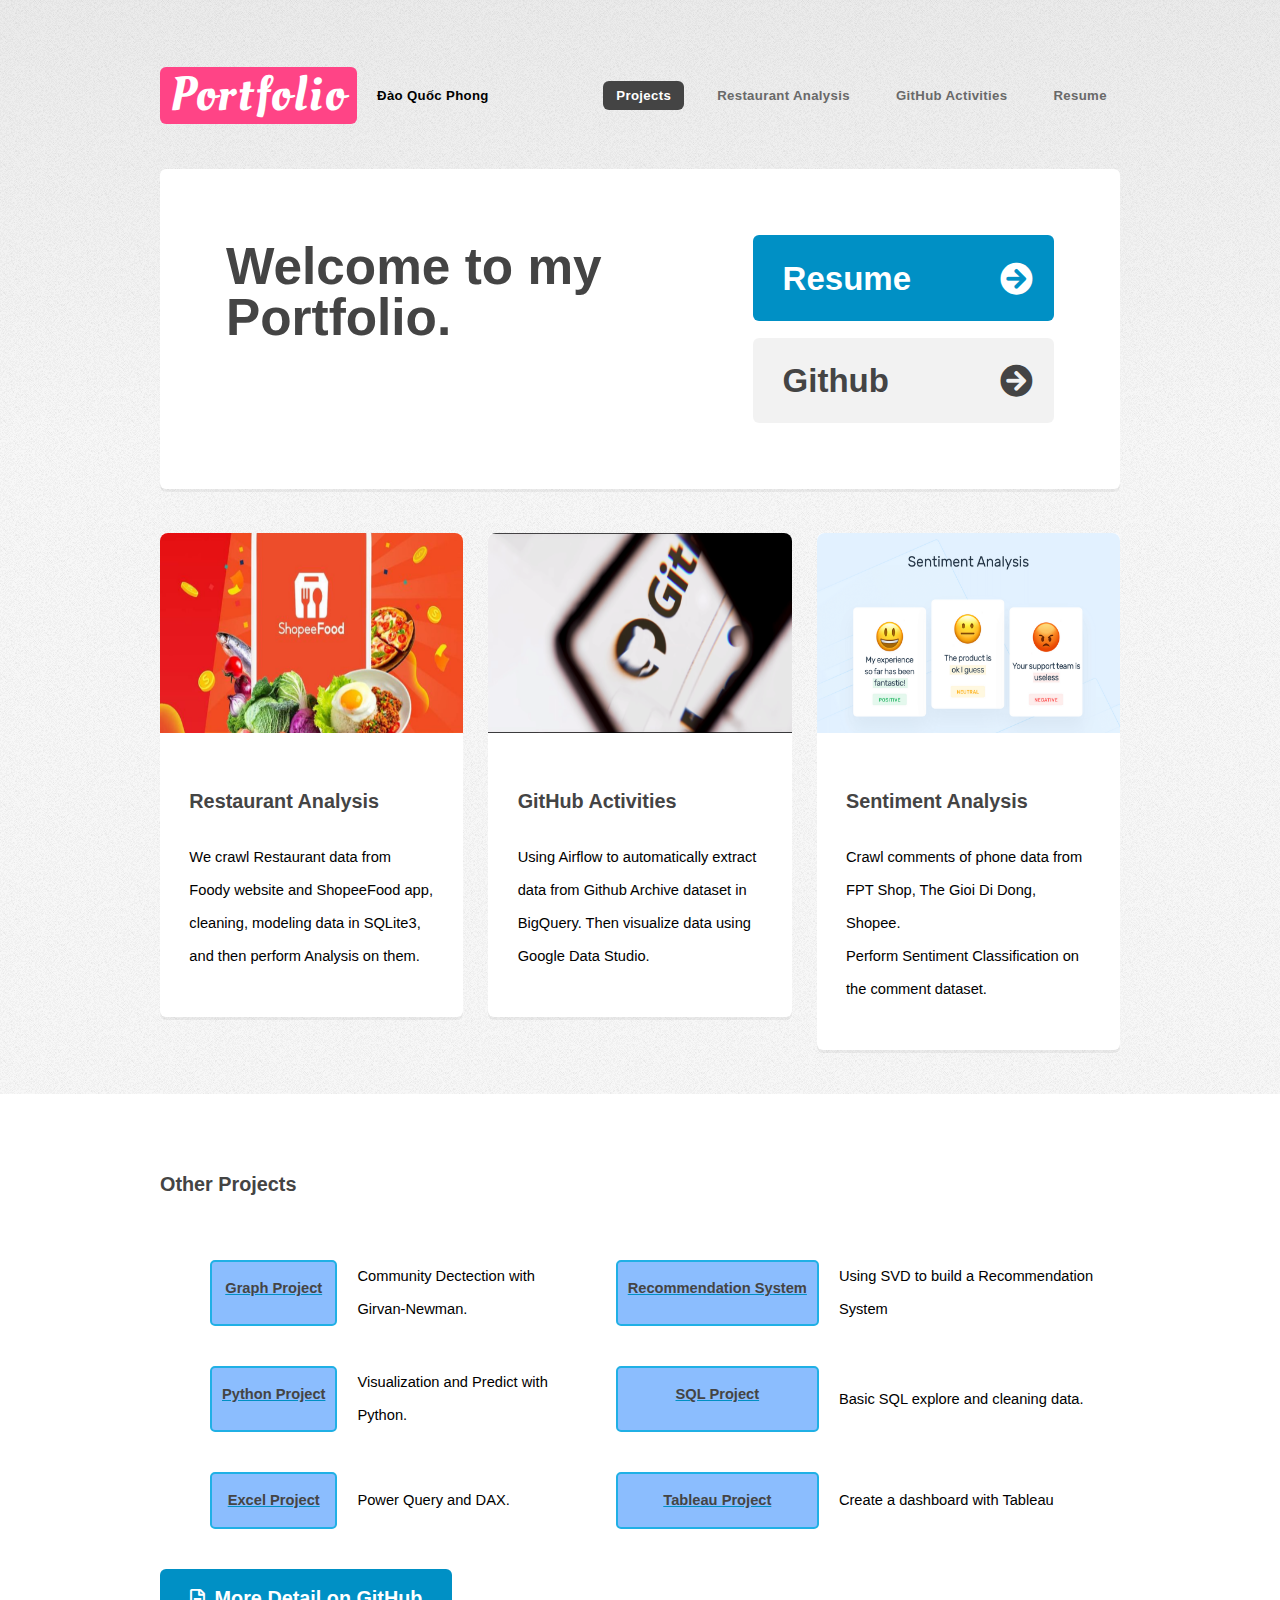
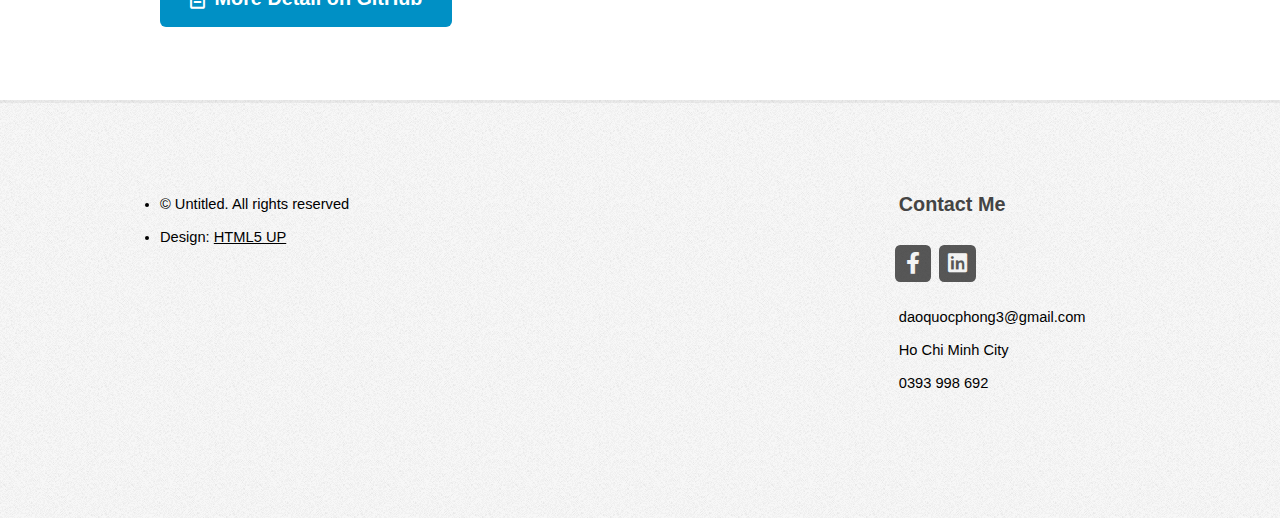
<file: index.html>
<!DOCTYPE HTML>
<!--
	Verti by HTML5 UP
	html5up.net | @ajlkn
	Free for personal and commercial use under the CCA 3.0 license (html5up.net/license)
-->
<html>
	<head>
		<title>Portfolio Đào Quốc Phong</title>
		<meta charset="utf-8" />
		<meta name="viewport" content="width=device-width, initial-scale=1, user-scalable=no" />
		<link rel="stylesheet" href="assets/css/main.css" />
	</head>
	<body class="is-preload homepage">
		<div id="page-wrapper">

			<!-- Header -->
				<div id="header-wrapper">
					<header id="header" class="container">

						<!-- Logo -->
							<div id="logo">
								<h1><a href="index.html">Portfolio</a></h1>
								<span>Đào Quốc Phong</span>
							</div>

						<!-- Nav -->
							<nav id="nav">
								<ul>
									<li class="current"><a href="index.html">Projects</a></li>
									<!-- <li><a href="AboutMe.html">About me</a></li> -->
									<!-- <li>
										<a href="#">Dropdown</a>
										<ul>
											<li><a href="#">Lorem ipsum dolor</a></li>
											<li><a href="#">Magna phasellus</a></li>
											<li>
												<a href="#">Phasellus consequat</a>
												<ul>
													<li><a href="#">Lorem ipsum dolor</a></li>
													<li><a href="#">Phasellus consequat</a></li>
													<li><a href="#">Magna phasellus</a></li>
													<li><a href="#">Etiam dolore nisl</a></li>
												</ul>
											</li>
											<li><a href="#">Veroeros feugiat</a></li>
										</ul>
									</li> -->
									<li><a href="RestaurantAnalysis.html">Restaurant Analysis</a></li>
									<li><a href="GithubActivities.html">GitHub Activities</a></li>
									<li onclick="myFunction1()"><a>Resume</a></li>
									<!-- <li><a href="no-sidebar.html">No Sidebar</a></li> -->
								</ul>
							</nav>

					</header>
				</div>

			<!-- Banner -->
				<div id="banner-wrapper">
					<div id="banner" class="box container">
						<div class="row">
							<div class="col-7 col-12-medium">
								<h2>Welcome to my Portfolio.</h2>
								<!-- <p>And below are my projects.</p> -->
							</div>
							<div class="col-5 col-12-medium">
								<ul>
									<li><a onclick="myFunction1()" href ="#banner-wrapper" class="button large icon solid fa-arrow-circle-right">Resume</a></li>
									<li><a onclick="myFunction2()" href ="#banner-wrapper" class="button alt large icon solid fa-arrow-circle-right">Github</a></li>
								</ul>
							</div>
						</div>
					</div>
				</div>

			<!-- Features -->
				<div id="features-wrapper">
					<div class="container">
						<div class="row">
							<div class="col-4 col-12-medium">

								<!-- Box -->
									<section class="box feature">
										<a href="RestaurantAnalysis.html" class="image featured"><img src="images/pic01.webp" width="400" height="200"  alt="Restaurant Analysis Image" /></a>
										<div class="inner">
											<header>
												<h2>Restaurant Analysis</h2>
												<!-- <p>Analyze Restaurant in Foody and ShopeeFood</p> -->
											</header>
											<p>We crawl Restaurant data from Foody website and ShopeeFood app, cleaning, modeling data in SQLite3, and then perform Analysis on them.</p>
										</div>
									</section>

							</div>
							<div class="col-4 col-12-medium">

								<!-- Box -->
									<section class="box feature">
										<a href="GithubActivities.html" class="image featured"><img src="images/github-archive-program.png" width="400" height="200"  alt="GitHub Activities Image" /></a>
										<div class="inner">
											<header>
												<h2>GitHub Activities</h2>
												<!-- <p></p> -->
											</header>
											<p>Using Airflow to automatically extract data from Github Archive dataset in BigQuery. Then visualize data using Google Data Studio.
											</p>
										</div>
									</section>

							</div>
							<div class="col-4 col-12-medium">

								<!-- Box -->
									<section class="box feature">
										<a href="https://github.com/daoquocphong3/Projects/tree/main/Vietnamese%20Sentiment%20Analysis" class="image featured"><img src="images/main.png" width="400" 
											height="200" alt="Sentiment Analysis Image" /></a>
										<div class="inner">
											<header>
												<h2>Sentiment Analysis</h2>
												<!-- <p>Here's another intriguing subtitle</p> -->
											</header>
											<p>Crawl comments of phone data from FPT Shop, The Gioi Di Dong, Shopee. </br>
												Perform Sentiment Classification on the comment dataset.
											</p>
										</div>
									</section>

							</div>
						</div>
					</div>
				</div>

			<!-- Main -->
				<div id="main-wrapper">
					<div class="container">
						<div class="row gtr-200">
							<!-- <div class="col-4 col-12-medium"> -->
							<div>

								<!-- Sidebar -->
									<!-- <div id="sidebar"> -->
									<div>
										<!-- <section class="widget thumbnails"> -->
										<section>
											<h3>Other Projects</h3>
											<!-- <div class="grid"> -->
											<div>
												<!-- <div class="row gtr-50"> -->
												<div class="grid-container">
													<div class = 'left_side_side'>
														<a href="https://github.com/daoquocphong3/Projects/tree/main/Graph%20Community%20Detection"><h4>Graph Project</h4></a>
													</div>
													<div class = 'right_side_side'>
														Community Dectection with Girvan-Newman.
													</div>

													<div class = 'left_side_side'>
														<a href="https://github.com/daoquocphong3/Projects/tree/main/Recommendation%20System"><h4>Recommendation System </h4></a>
													</div>
													<div class = 'right_side_side'>
														Using SVD to build a Recommendation System
													</div>

													<div class = 'left_side_side'>
														<a href="https://github.com/daoquocphong3/Projects/tree/main/Python"><h4>Python Project</h4></a>
													</div>
													<div class = 'right_side_side'>
														Visualization and Predict with Python.
													</div>

													<div class = 'left_side_side'>
														<a href="https://github.com/daoquocphong3/Projects/tree/main/SQL"><h4>SQL Project</h4></a>
													</div>
													<div class = 'right_side_side'>
														Basic SQL explore and cleaning data.
													</div>

													<div class = 'left_side_side'>
														<a href="https://github.com/daoquocphong3/Projects/tree/main/Excel"><h4>Excel Project</h4></a>
													</div>
													<div class = 'right_side_side'>
														Power Query and DAX.
													</div>

													<div class = 'left_side_side'>
														<a href="https://github.com/daoquocphong3/Projects/tree/main/Tableau"><h4>Tableau Project</h4></a>
													</div>
													<div class = 'right_side_side'>
														Create a dashboard with Tableau
													</div>
												</div>
											</div>
											<a href="https://github.com/daoquocphong3/Projects" class="button icon fa-file-alt">More Detail on GitHub</a>
										</section>
									</div>

							</div>
							<!-- <div class="col-8 col-12-medium imp-medium"> -->

								<!-- Content -->
									<!-- <div id="content">	
										<section class="last">
											<h2>So what's this all about?</h2>
											<p>This is my projecsts.</p>
											<a href="#" class="button icon solid fa-arrow-circle-right">Continue Reading</a>
										</section>
									</div>

							</div> -->
						</div>
					</div>
				</div>

			<!-- Footer -->
				<div id="footer-wrapper">
					<footer id="footer" class="container">
						<div class="row">
							<div class="col-3 col-6-medium col-12-small">

								<!-- Links -->
									<!-- <section class="widget links">
										<h3>Random Stuff</h3>
										<ul class="style2">
											<li><a href="#">Etiam feugiat condimentum</a></li>
											<li><a href="#">Aliquam imperdiet suscipit odio</a></li>
											<li><a href="#">Sed porttitor cras in erat nec</a></li>
											<li><a href="#">Felis varius pellentesque potenti</a></li>
											<li><a href="#">Nullam scelerisque blandit leo</a></li>
										</ul>
									</section> -->
									<li>&copy; Untitled. All rights reserved</li><li>Design: <a href="http://html5up.net">HTML5 UP</a></li>
							</div>
							<div class="col-3 col-6-medium col-12-small">

								<!-- Links -->
									<!-- <section class="widget links">
										<h3>Random Stuff</h3>
										<ul class="style2">
											<li><a href="#">Etiam feugiat condimentum</a></li>
											<li><a href="#">Aliquam imperdiet suscipit odio</a></li>
											<li><a href="#">Sed porttitor cras in erat nec</a></li>
											<li><a href="#">Felis varius pellentesque potenti</a></li>
											<li><a href="#">Nullam scelerisque blandit leo</a></li>
										</ul>
									</section> -->

							</div>
							<div class="col-3 col-6-medium col-12-small">

								<!-- Links -->
									<!-- <section class="widget links">
										<h3>Random Stuff</h3>
										<ul class="style2">
											<li><a href="#">Etiam feugiat condimentum</a></li>
											<li><a href="#">Aliquam imperdiet suscipit odio</a></li>
											<li><a href="#">Sed porttitor cras in erat nec</a></li>
											<li><a href="#">Felis varius pellentesque potenti</a></li>
											<li><a href="#">Nullam scelerisque blandit leo</a></li>
										</ul>
									</section> -->
									
							</div>
							<div class="col-3 col-6-medium col-12-small">

								<!-- Contact -->
									<section class="widget contact last">
										<h3>Contact Me</h3>
										<ul>
											<!-- <li><a href="#" class="icon brands fa-twitter"><span class="label">Twitter</span></a></li> -->
											<li><a href="https://www.facebook.com/profile.php?id=100009180715262" class="icon brands fa-facebook-f"><span class="label">Facebook</span></a></li>
											<li><a href="https://www.linkedin.com/in/quoc-phong-dao-249a6a15b/" class="icon brands fa-linkedin"><span class="label">Linkedin</span></a></li>
											<!-- <li><a href="#" class="icon brands fa-dribbble"><span class="label">Dribbble</span></a></li> -->
											<!-- <li><a href="#" class="icon brands fa-pinterest"><span class="label">Pinterest</span></a></li> -->
										</ul>
										<p>daoquocphong3@gmail.com<br />
										Ho Chi Minh City<br />
										0393 998 692</p>
									</section>

							</div>
						</div>
						<!-- <div class="row">
							<div class="col-12">
								<div id="copyright">
									<ul class="menu">
										
									</ul>
								</div>
							</div>
						</div> -->
					</footer>
				</div>

			</div>

		<!-- Scripts -->

			<script src="assets/js/jquery.min.js"></script>
			<script src="assets/js/jquery.dropotron.min.js"></script>
			<script src="assets/js/browser.min.js"></script>
			<script src="assets/js/breakpoints.min.js"></script>
			<script src="assets/js/util.js"></script>
			<script src="assets/js/main.js"></script>

	</body>
</html>
</file>
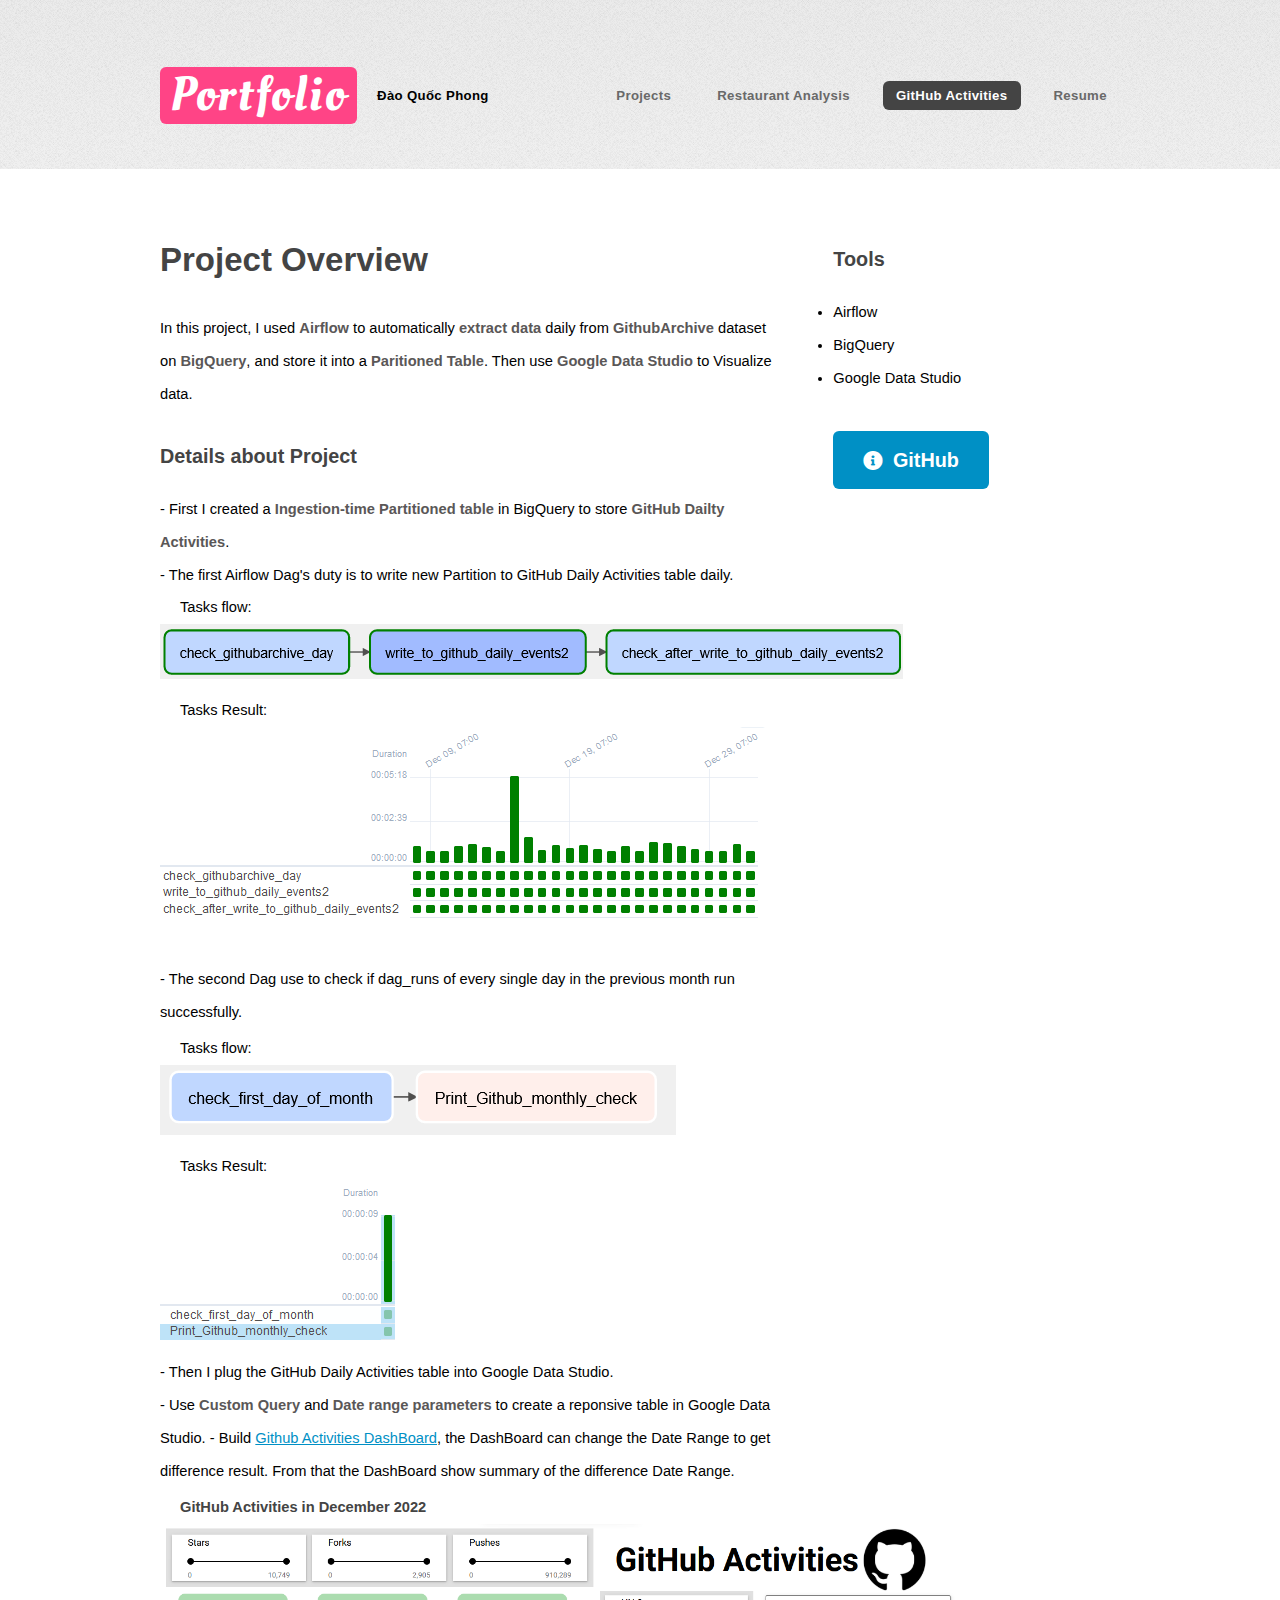
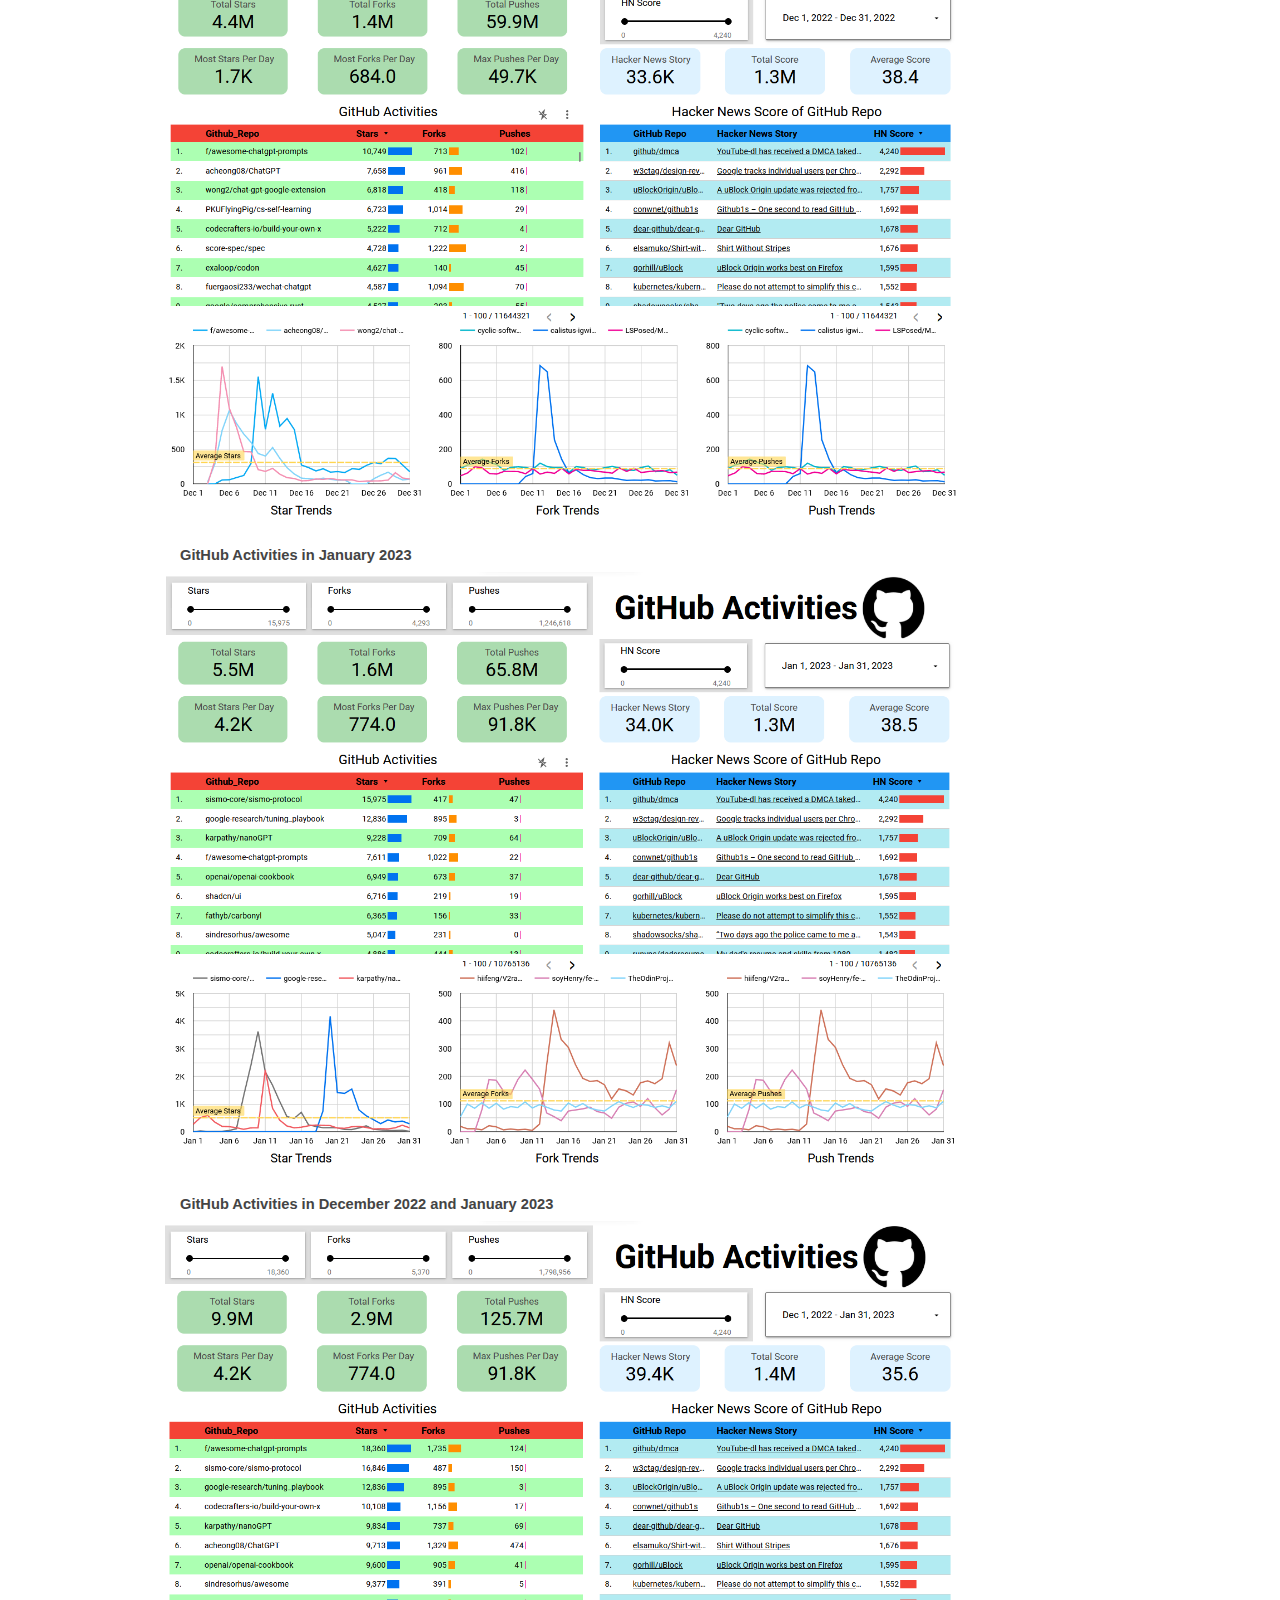
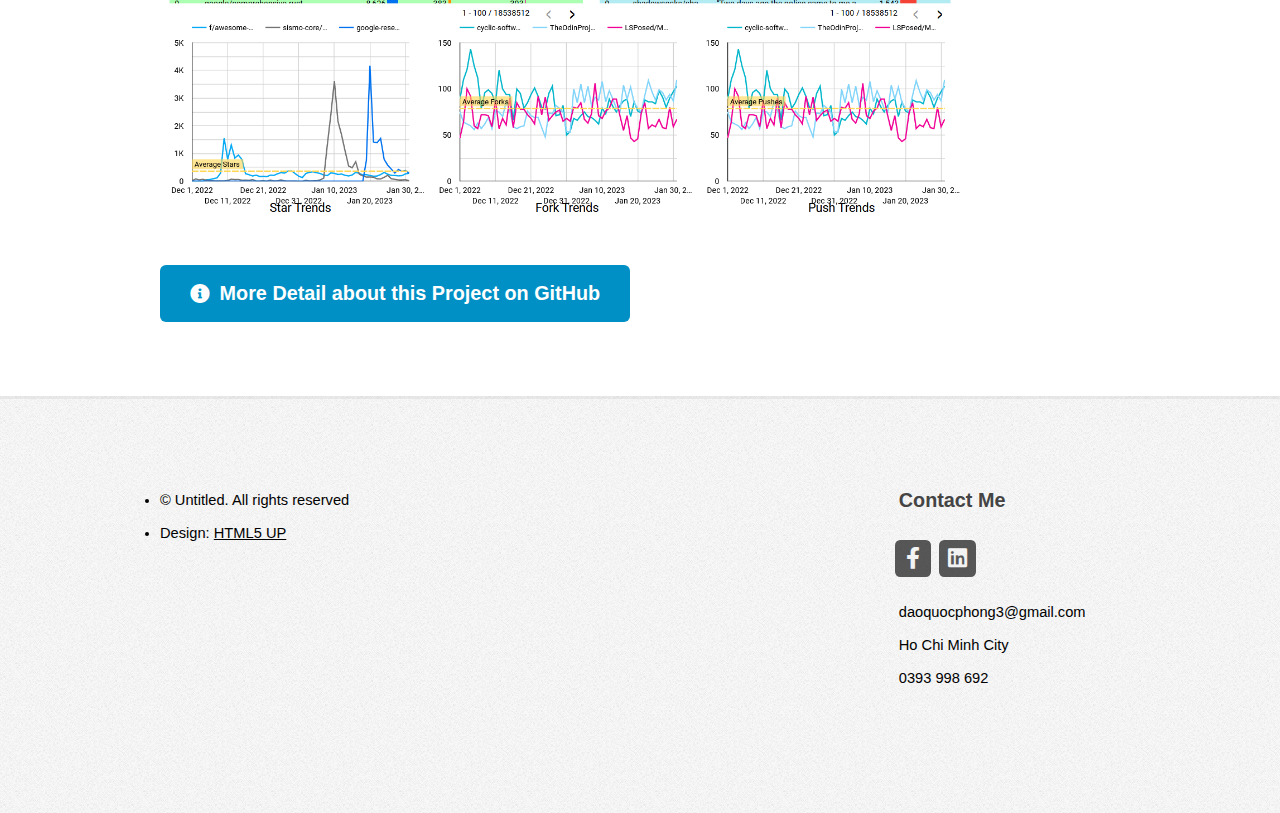
<file: GithubActivities.html>
<!DOCTYPE HTML>
<!--
	Verti by HTML5 UP
	html5up.net | @ajlkn
	Free for personal and commercial use under the CCA 3.0 license (html5up.net/license)
-->
<html>
	<head>
		<title>Portfolio Đào Quốc Phong</title>
		<meta charset="utf-8" />
		<meta name="viewport" content="width=device-width, initial-scale=1, user-scalable=no" />
		<link rel="stylesheet" href="assets/css/main.css" />
	</head>
	<body class="is-preload right-sidebar">
		<div id="page-wrapper">

			<!-- Header -->
				<div id="header-wrapper">
					<header id="header" class="container">

						<!-- Logo -->
							<div id="logo">
								<h1><a href="index.html">Portfolio</a></h1>
								<span>Đào Quốc Phong</span>
							</div>

						<!-- Nav -->
							<nav id="nav">
								<ul>
									<li><a href="index.html">Projects</a></li>
									<!-- <li><a href="AboutMe.html">About me</a></li> -->
									<!-- <li>
										<a href="#">Dropdown</a>
										<ul>
											<li><a href="#">Lorem ipsum dolor</a></li>
											<li><a href="#">Magna phasellus</a></li>
											<li>
												<a href="#">Phasellus consequat</a>
												<ul>
													<li><a href="#">Lorem ipsum dolor</a></li>
													<li><a href="#">Phasellus consequat</a></li>
													<li><a href="#">Magna phasellus</a></li>
													<li><a href="#">Etiam dolore nisl</a></li>
												</ul>
											</li>
											<li><a href="#">Veroeros feugiat</a></li>
										</ul>
									</li> -->
									<li><a href="RestaurantAnalysis.html">Restaurant Analysis</a></li>
									<li class="current"><a href="GithubActivities.html">GitHub Activities</a></li>
									<li onclick="myFunction1()"><a>Resume</a></li>
									<!-- <li><a href="no-sidebar.html">No Sidebar</a></li> -->
								</ul>
							</nav>

					</header>
				</div>

			<!-- Main -->
				<div id="main-wrapper">
					<div class="container">
						<div class="row gtr-200">
							<div class="col-8 col-12-medium">
								<div id="content">

									<!-- Content -->
										<article>

											<h2>Project Overview</h2>

											<p>In this project, I used <b>Airflow</b> to automatically <b>extract data</b> daily from <b>GithubArchive</b>  dataset on <b>BigQuery</b>, and store it into a <b>Paritioned Table</b>. Then use <b>Google Data Studio</b> to Visualize data.</p>

											<h3>Details about Project</h3>
											<p>
												- First I created a <b>Ingestion-time Partitioned table</b> in BigQuery to store <b>GitHub Dailty Activities</b>. <br>
												- The first Airflow Dag's duty is to write new Partition to GitHub Daily Activities table daily. <br>

												<ol class="sub_list_list" >Tasks flow: </ol>  
												<img src="images/taskflow1.png" alt="taskflow1"><br><br>
												<ol class="sub_list_list">Tasks Result: </ol>
												<img src="images/task_result1.png" alt="taskResult1"><br><br>

												- The second Dag use to check if dag_runs of every single day in the previous month run successfully. <br> <br>

												<ol class="sub_list_list" >Tasks flow: </ol>  

												<img src="images/taskflow2.png" alt="taskflow2"><br><br>
												<ol class="sub_list_list">Tasks Result: </ol>

												<img src="images/tasks_result2.png" alt="tasks_result2"><br>

												- Then I plug the GitHub Daily Activities table into Google Data Studio. <br>
												- Use <b>Custom Query</b> and <b>Date range parameters</b> to create a reponsive table in Google Data Studio.
												- Build <a href="https://lookerstudio.google.com/reporting/60f4a7ac-3ce6-4a95-bc2f-99afa3ba2ef8">Github Activities DashBoard</a>, the DashBoard can change the Date Range to get difference result. From that the DashBoard show summary of the difference Date Range. <br> <br>
												<ol class="sub_list_list" ><h4>GitHub Activities in December 2022</h4> </ol>  

												<img src="images/GA_DB1.png" height= auto width = 800 alt="github db1"><br><br>

												<ol class="sub_list_list" ><h4>GitHub Activities in January 2023</h4> </ol>  
												<img src="images/GA_DB2.png" height= auto width = 800 alt="github db1"><br><br>

												<ol class="sub_list_list" ><h4>GitHub Activities in December 2022 and January 2023</h4> </ol>  
												<img src="images/GA_DB3.png" height= auto width = 800 alt="github db1"><br>

											</p>
											<a href="https://github.com/daoquocphong3/Projects/tree/main/Airlfow%20Bigquery%20Github%20Activities" class="button icon solid fa-info-circle">More Detail about this Project on GitHub</a>
										</article>

								</div>
							</div>
							<div class="col-4 col-12-medium">
								<div id="sidebar">

									<!-- Sidebar -->
										<section>
											<h3>Tools</h3>
											<li>Airflow</li>
											<li>BigQuery</li>
											<li>Google Data Studio</li>
											<footer>
												<a href="https://github.com/daoquocphong3/Projects/tree/main/Restaurant%20Analysis%20(long%20project)" class="button icon solid fa-info-circle">GitHub</a>
											</footer>
										</section>

										<!-- <section>
											<h3>Subheading</h3>
											<ul class="style2">
												<li><a href="#">Amet turpis, feugiat et sit amet</a></li>
												<li><a href="#">Ornare in hendrerit in lectus</a></li>
												<li><a href="#">Semper mod quis eget mi dolore</a></li>
												<li><a href="#">Quam turpis feugiat sit dolor</a></li>
												<li><a href="#">Amet ornare in hendrerit in lectus</a></li>
												<li><a href="#">Semper mod quisturpis nisi</a></li>
											</ul>
										</section> -->

								</div>
							</div>
						</div>
					</div>
				</div>

			<!-- Footer -->
			<div id="footer-wrapper">
				<footer id="footer" class="container">
					<div class="row">
						<div class="col-3 col-6-medium col-12-small">

							<!-- Links -->
								<!-- <section class="widget links">
									<h3>Random Stuff</h3>
									<ul class="style2">
										<li><a href="#">Etiam feugiat condimentum</a></li>
										<li><a href="#">Aliquam imperdiet suscipit odio</a></li>
										<li><a href="#">Sed porttitor cras in erat nec</a></li>
										<li><a href="#">Felis varius pellentesque potenti</a></li>
										<li><a href="#">Nullam scelerisque blandit leo</a></li>
									</ul>
								</section> -->
								<li>&copy; Untitled. All rights reserved</li><li>Design: <a href="http://html5up.net">HTML5 UP</a></li>
						</div>
						<div class="col-3 col-6-medium col-12-small">

							<!-- Links -->
								<!-- <section class="widget links">
									<h3>Random Stuff</h3>
									<ul class="style2">
										<li><a href="#">Etiam feugiat condimentum</a></li>
										<li><a href="#">Aliquam imperdiet suscipit odio</a></li>
										<li><a href="#">Sed porttitor cras in erat nec</a></li>
										<li><a href="#">Felis varius pellentesque potenti</a></li>
										<li><a href="#">Nullam scelerisque blandit leo</a></li>
									</ul>
								</section> -->

						</div>
						<div class="col-3 col-6-medium col-12-small">

							<!-- Links -->
								<!-- <section class="widget links">
									<h3>Random Stuff</h3>
									<ul class="style2">
										<li><a href="#">Etiam feugiat condimentum</a></li>
										<li><a href="#">Aliquam imperdiet suscipit odio</a></li>
										<li><a href="#">Sed porttitor cras in erat nec</a></li>
										<li><a href="#">Felis varius pellentesque potenti</a></li>
										<li><a href="#">Nullam scelerisque blandit leo</a></li>
									</ul>
								</section> -->
								
						</div>
						<div class="col-3 col-6-medium col-12-small">

							<!-- Contact -->
								<section class="widget contact last">
									<h3>Contact Me</h3>
									<ul>
										<!-- <li><a href="#" class="icon brands fa-twitter"><span class="label">Twitter</span></a></li> -->
										<li><a href="https://www.facebook.com/profile.php?id=100009180715262" class="icon brands fa-facebook-f"><span class="label">Facebook</span></a></li>
										<li><a href="https://www.linkedin.com/in/quoc-phong-dao-249a6a15b/" class="icon brands fa-linkedin"><span class="label">Linkedin</span></a></li>
										<!-- <li><a href="#" class="icon brands fa-dribbble"><span class="label">Dribbble</span></a></li> -->
										<!-- <li><a href="#" class="icon brands fa-pinterest"><span class="label">Pinterest</span></a></li> -->
									</ul>
									<p>daoquocphong3@gmail.com<br />
									Ho Chi Minh City<br />
									0393 998 692</p>
								</section>

						</div>
					</div>
					<!-- <div class="row">
						<div class="col-12">
							<div id="copyright">
								<ul class="menu">
									
								</ul>
							</div>
						</div>
					</div> -->
				</footer>
			</div>

		</div>

		<!-- Scripts -->

			<script src="assets/js/jquery.min.js"></script>
			<script src="assets/js/jquery.dropotron.min.js"></script>
			<script src="assets/js/browser.min.js"></script>
			<script src="assets/js/breakpoints.min.js"></script>
			<script src="assets/js/util.js"></script>
			<script src="assets/js/main.js"></script>

	</body>
</html>
</file>
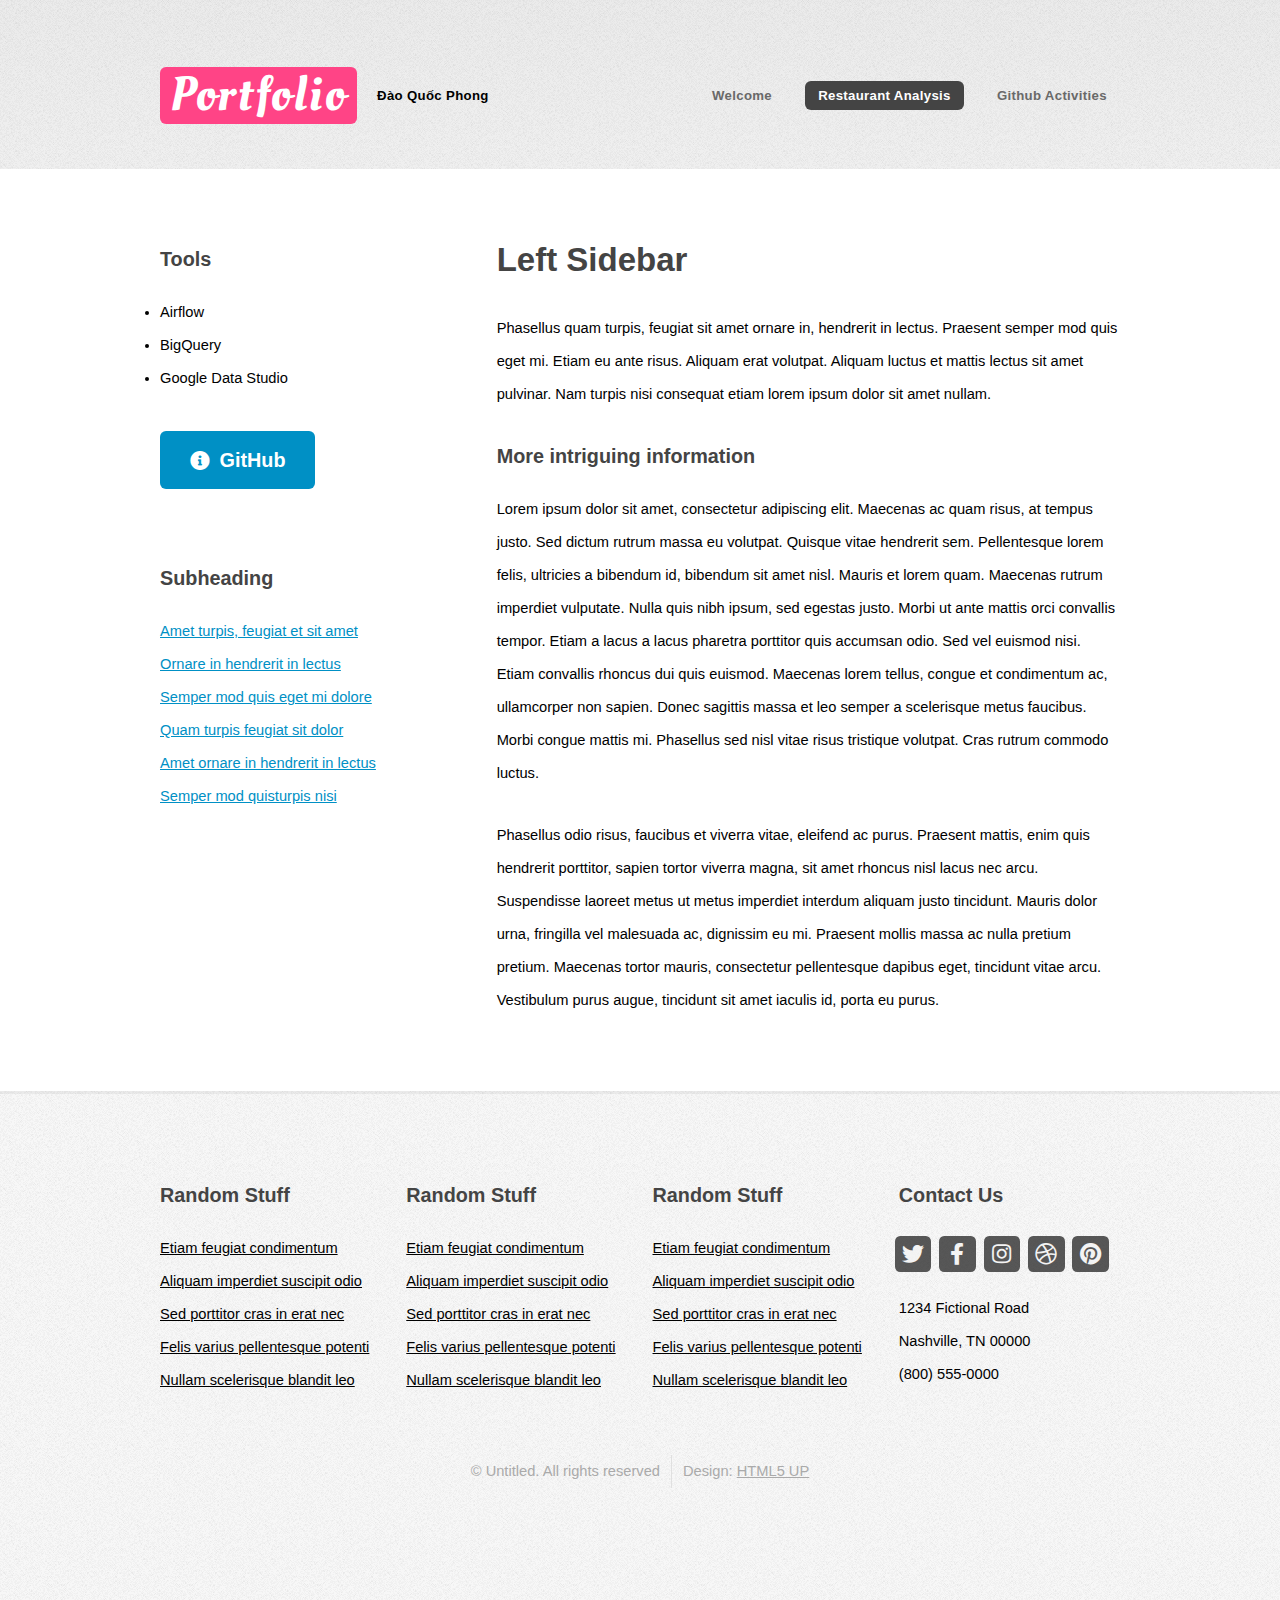
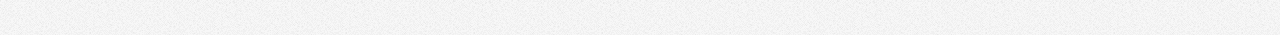
<file: left-sidebar.html>
<!DOCTYPE HTML>
<!--
	Verti by HTML5 UP
	html5up.net | @ajlkn
	Free for personal and commercial use under the CCA 3.0 license (html5up.net/license)
-->
<html>
	<head>
		<title>Portfolio Đào Quốc Phong</title>
		<meta charset="utf-8" />
		<meta name="viewport" content="width=device-width, initial-scale=1, user-scalable=no" />
		<link rel="stylesheet" href="assets/css/main.css" />
	</head>
	<body class="is-preload left-sidebar">
		<div id="page-wrapper">

			<!-- Header -->
				<div id="header-wrapper">
					<header id="header" class="container">

						<!-- Logo -->
							<div id="logo">
								<h1><a href="index.html">Portfolio</a></h1>
								<span>Đào Quốc Phong</span>
							</div>

						<!-- Nav -->
							<nav id="nav">
								<ul>
									<li><a href="index.html">Welcome</a></li>
									<!-- <li>
										<a href="#">Dropdown</a>
										<ul>
											<li><a href="#">Lorem ipsum dolor</a></li>
											<li><a href="#">Magna phasellus</a></li>
											<li>
												<a href="#">Phasellus consequat</a>
												<ul>
													<li><a href="#">Lorem ipsum dolor</a></li>
													<li><a href="#">Phasellus consequat</a></li>
													<li><a href="#">Magna phasellus</a></li>
													<li><a href="#">Etiam dolore nisl</a></li>
												</ul>
											</li>
											<li><a href="#">Veroeros feugiat</a></li>
										</ul>
									</li> -->
									<li class="current"><a href="left-sidebar.html">Restaurant Analysis</a></li>
									<li><a href="right-sidebar.html">Github Activities</a></li>
									<!-- <li><a href="no-sidebar.html">No Sidebar</a></li> -->
								</ul>
							</nav>

					</header>
				</div>

			<!-- Main -->
				<div id="main-wrapper">
					<div class="container">
						<div class="row gtr-200">
							<div class="col-4 col-12-medium">
								<div id="sidebar">

									<!-- Sidebar -->
										<section>
											<h3>Tools</h3>
											<li> Airflow</li>
											<li> BigQuery</li>
											<li> Google Data Studio</li>
											<footer>
												<a href="" class="button icon solid fa-info-circle">GitHub</a>
											</footer>
										</section>

										<section>
											<h3>Subheading</h3>
											<ul class="style2">
												<li><a href="#">Amet turpis, feugiat et sit amet</a></li>
												<li><a href="#">Ornare in hendrerit in lectus</a></li>
												<li><a href="#">Semper mod quis eget mi dolore</a></li>
												<li><a href="#">Quam turpis feugiat sit dolor</a></li>
												<li><a href="#">Amet ornare in hendrerit in lectus</a></li>
												<li><a href="#">Semper mod quisturpis nisi</a></li>
											</ul>
										</section>

								</div>
							</div>
							<div class="col-8 col-12-medium imp-medium">
								<div id="content">

									<!-- Content -->
										<article>

											<h2>Left Sidebar</h2>

											<p>Phasellus quam turpis, feugiat sit amet ornare in, hendrerit in lectus.
											Praesent semper mod quis eget mi. Etiam eu ante risus. Aliquam erat volutpat.
											Aliquam luctus et mattis lectus sit amet pulvinar. Nam turpis nisi
											consequat etiam lorem ipsum dolor sit amet nullam.</p>

											<h3>More intriguing information</h3>
											<p>Lorem ipsum dolor sit amet, consectetur adipiscing elit. Maecenas ac quam risus, at tempus
											justo. Sed dictum rutrum massa eu volutpat. Quisque vitae hendrerit sem. Pellentesque lorem felis,
											ultricies a bibendum id, bibendum sit amet nisl. Mauris et lorem quam. Maecenas rutrum imperdiet
											vulputate. Nulla quis nibh ipsum, sed egestas justo. Morbi ut ante mattis orci convallis tempor.
											Etiam a lacus a lacus pharetra porttitor quis accumsan odio. Sed vel euismod nisi. Etiam convallis
											rhoncus dui quis euismod. Maecenas lorem tellus, congue et condimentum ac, ullamcorper non sapien.
											Donec sagittis massa et leo semper a scelerisque metus faucibus. Morbi congue mattis mi.
											Phasellus sed nisl vitae risus tristique volutpat. Cras rutrum commodo luctus.</p>

											<p>Phasellus odio risus, faucibus et viverra vitae, eleifend ac purus. Praesent mattis, enim
											quis hendrerit porttitor, sapien tortor viverra magna, sit amet rhoncus nisl lacus nec arcu.
											Suspendisse laoreet metus ut metus imperdiet interdum aliquam justo tincidunt. Mauris dolor urna,
											fringilla vel malesuada ac, dignissim eu mi. Praesent mollis massa ac nulla pretium pretium.
											Maecenas tortor mauris, consectetur pellentesque dapibus eget, tincidunt vitae arcu.
											Vestibulum purus augue, tincidunt sit amet iaculis id, porta eu purus.</p>

										</article>

								</div>
							</div>
						</div>
					</div>
				</div>

			<!-- Footer -->
				<div id="footer-wrapper">
					<footer id="footer" class="container">
						<div class="row">
							<div class="col-3 col-6-medium col-12-small">

								<!-- Links -->
									<section class="widget links">
										<h3>Random Stuff</h3>
										<ul class="style2">
											<li><a href="#">Etiam feugiat condimentum</a></li>
											<li><a href="#">Aliquam imperdiet suscipit odio</a></li>
											<li><a href="#">Sed porttitor cras in erat nec</a></li>
											<li><a href="#">Felis varius pellentesque potenti</a></li>
											<li><a href="#">Nullam scelerisque blandit leo</a></li>
										</ul>
									</section>

							</div>
							<div class="col-3 col-6-medium col-12-small">

								<!-- Links -->
									<section class="widget links">
										<h3>Random Stuff</h3>
										<ul class="style2">
											<li><a href="#">Etiam feugiat condimentum</a></li>
											<li><a href="#">Aliquam imperdiet suscipit odio</a></li>
											<li><a href="#">Sed porttitor cras in erat nec</a></li>
											<li><a href="#">Felis varius pellentesque potenti</a></li>
											<li><a href="#">Nullam scelerisque blandit leo</a></li>
										</ul>
									</section>

							</div>
							<div class="col-3 col-6-medium col-12-small">

								<!-- Links -->
									<section class="widget links">
										<h3>Random Stuff</h3>
										<ul class="style2">
											<li><a href="#">Etiam feugiat condimentum</a></li>
											<li><a href="#">Aliquam imperdiet suscipit odio</a></li>
											<li><a href="#">Sed porttitor cras in erat nec</a></li>
											<li><a href="#">Felis varius pellentesque potenti</a></li>
											<li><a href="#">Nullam scelerisque blandit leo</a></li>
										</ul>
									</section>

							</div>
							<div class="col-3 col-6-medium col-12-small">

								<!-- Contact -->
									<section class="widget contact">
										<h3>Contact Us</h3>
										<ul>
											<li><a href="#" class="icon brands fa-twitter"><span class="label">Twitter</span></a></li>
											<li><a href="#" class="icon brands fa-facebook-f"><span class="label">Facebook</span></a></li>
											<li><a href="#" class="icon brands fa-instagram"><span class="label">Instagram</span></a></li>
											<li><a href="#" class="icon brands fa-dribbble"><span class="label">Dribbble</span></a></li>
											<li><a href="#" class="icon brands fa-pinterest"><span class="label">Pinterest</span></a></li>
										</ul>
										<p>1234 Fictional Road<br />
										Nashville, TN 00000<br />
										(800) 555-0000</p>
									</section>

							</div>
						</div>
						<div class="row">
							<div class="col-12">
								<div id="copyright">
									<ul class="menu">
										<li>&copy; Untitled. All rights reserved</li><li>Design: <a href="http://html5up.net">HTML5 UP</a></li>
									</ul>
								</div>
							</div>
						</div>
					</footer>
				</div>

			</div>

		<!-- Scripts -->

			<script src="assets/js/jquery.min.js"></script>
			<script src="assets/js/jquery.dropotron.min.js"></script>
			<script src="assets/js/browser.min.js"></script>
			<script src="assets/js/breakpoints.min.js"></script>
			<script src="assets/js/util.js"></script>
			<script src="assets/js/main.js"></script>

	</body>
</html>
</file>
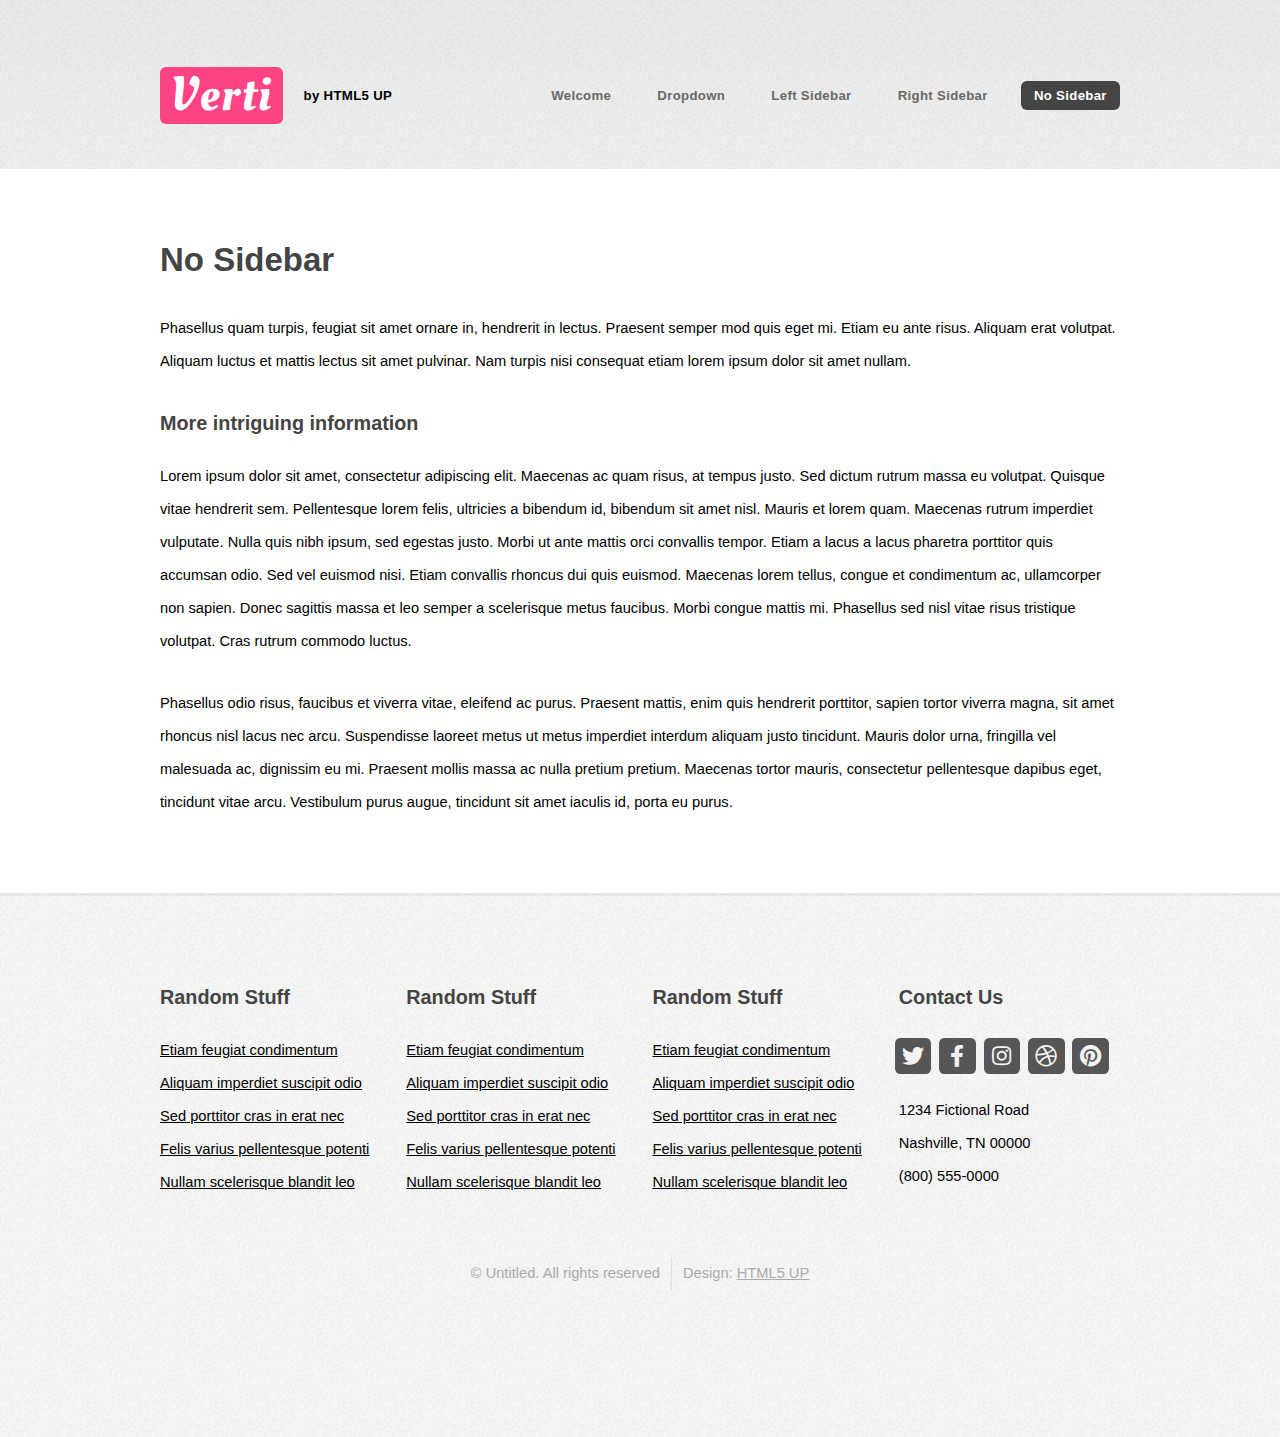
<file: no-sidebar.html>
<!DOCTYPE HTML>
<!--
	Verti by HTML5 UP
	html5up.net | @ajlkn
	Free for personal and commercial use under the CCA 3.0 license (html5up.net/license)
-->
<html>
	<head>
		<title>Verti by HTML5 UP</title>
		<meta charset="utf-8" />
		<meta name="viewport" content="width=device-width, initial-scale=1, user-scalable=no" />
		<link rel="stylesheet" href="assets/css/main.css" />
	</head>
	<body class="is-preload no-sidebar">
		<div id="page-wrapper">

			<!-- Header -->
				<div id="header-wrapper">
					<header id="header" class="container">

						<!-- Logo -->
							<div id="logo">
								<h1><a href="index.html">Verti</a></h1>
								<span>by HTML5 UP</span>
							</div>

						<!-- Nav -->
							<nav id="nav">
								<ul>
									<li><a href="index.html">Welcome</a></li>
									<li>
										<a href="#">Dropdown</a>
										<ul>
											<li><a href="#">Lorem ipsum dolor</a></li>
											<li><a href="#">Magna phasellus</a></li>
											<li>
												<a href="#">Phasellus consequat</a>
												<ul>
													<li><a href="#">Lorem ipsum dolor</a></li>
													<li><a href="#">Phasellus consequat</a></li>
													<li><a href="#">Magna phasellus</a></li>
													<li><a href="#">Etiam dolore nisl</a></li>
												</ul>
											</li>
											<li><a href="#">Veroeros feugiat</a></li>
										</ul>
									</li>
									<li><a href="left-sidebar.html">Left Sidebar</a></li>
									<li><a href="right-sidebar.html">Right Sidebar</a></li>
									<li class="current"><a href="no-sidebar.html">No Sidebar</a></li>
								</ul>
							</nav>

					</header>
				</div>

			<!-- Main -->
				<div id="main-wrapper">
					<div class="container">
						<div id="content">

							<!-- Content -->
								<article>

									<h2>No Sidebar</h2>

									<p>Phasellus quam turpis, feugiat sit amet ornare in, hendrerit in lectus.
									Praesent semper mod quis eget mi. Etiam eu ante risus. Aliquam erat volutpat.
									Aliquam luctus et mattis lectus sit amet pulvinar. Nam turpis nisi
									consequat etiam lorem ipsum dolor sit amet nullam.</p>

									<h3>More intriguing information</h3>
									<p>Lorem ipsum dolor sit amet, consectetur adipiscing elit. Maecenas ac quam risus, at tempus
									justo. Sed dictum rutrum massa eu volutpat. Quisque vitae hendrerit sem. Pellentesque lorem felis,
									ultricies a bibendum id, bibendum sit amet nisl. Mauris et lorem quam. Maecenas rutrum imperdiet
									vulputate. Nulla quis nibh ipsum, sed egestas justo. Morbi ut ante mattis orci convallis tempor.
									Etiam a lacus a lacus pharetra porttitor quis accumsan odio. Sed vel euismod nisi. Etiam convallis
									rhoncus dui quis euismod. Maecenas lorem tellus, congue et condimentum ac, ullamcorper non sapien.
									Donec sagittis massa et leo semper a scelerisque metus faucibus. Morbi congue mattis mi.
									Phasellus sed nisl vitae risus tristique volutpat. Cras rutrum commodo luctus.</p>

									<p>Phasellus odio risus, faucibus et viverra vitae, eleifend ac purus. Praesent mattis, enim
									quis hendrerit porttitor, sapien tortor viverra magna, sit amet rhoncus nisl lacus nec arcu.
									Suspendisse laoreet metus ut metus imperdiet interdum aliquam justo tincidunt. Mauris dolor urna,
									fringilla vel malesuada ac, dignissim eu mi. Praesent mollis massa ac nulla pretium pretium.
									Maecenas tortor mauris, consectetur pellentesque dapibus eget, tincidunt vitae arcu.
									Vestibulum purus augue, tincidunt sit amet iaculis id, porta eu purus.</p>

								</article>

						</div>
					</div>
				</div>

			<!-- Footer -->
				<div id="footer-wrapper">
					<footer id="footer" class="container">
						<div class="row">
							<div class="col-3 col-6-medium col-12-small">

								<!-- Links -->
									<section class="widget links">
										<h3>Random Stuff</h3>
										<ul class="style2">
											<li><a href="#">Etiam feugiat condimentum</a></li>
											<li><a href="#">Aliquam imperdiet suscipit odio</a></li>
											<li><a href="#">Sed porttitor cras in erat nec</a></li>
											<li><a href="#">Felis varius pellentesque potenti</a></li>
											<li><a href="#">Nullam scelerisque blandit leo</a></li>
										</ul>
									</section>

							</div>
							<div class="col-3 col-6-medium col-12-small">

								<!-- Links -->
									<section class="widget links">
										<h3>Random Stuff</h3>
										<ul class="style2">
											<li><a href="#">Etiam feugiat condimentum</a></li>
											<li><a href="#">Aliquam imperdiet suscipit odio</a></li>
											<li><a href="#">Sed porttitor cras in erat nec</a></li>
											<li><a href="#">Felis varius pellentesque potenti</a></li>
											<li><a href="#">Nullam scelerisque blandit leo</a></li>
										</ul>
									</section>

							</div>
							<div class="col-3 col-6-medium col-12-small">

								<!-- Links -->
									<section class="widget links">
										<h3>Random Stuff</h3>
										<ul class="style2">
											<li><a href="#">Etiam feugiat condimentum</a></li>
											<li><a href="#">Aliquam imperdiet suscipit odio</a></li>
											<li><a href="#">Sed porttitor cras in erat nec</a></li>
											<li><a href="#">Felis varius pellentesque potenti</a></li>
											<li><a href="#">Nullam scelerisque blandit leo</a></li>
										</ul>
									</section>

							</div>
							<div class="col-3 col-6-medium col-12-small">

								<!-- Contact -->
									<section class="widget contact">
										<h3>Contact Us</h3>
										<ul>
											<li><a href="#" class="icon brands fa-twitter"><span class="label">Twitter</span></a></li>
											<li><a href="#" class="icon brands fa-facebook-f"><span class="label">Facebook</span></a></li>
											<li><a href="#" class="icon brands fa-instagram"><span class="label">Instagram</span></a></li>
											<li><a href="#" class="icon brands fa-dribbble"><span class="label">Dribbble</span></a></li>
											<li><a href="#" class="icon brands fa-pinterest"><span class="label">Pinterest</span></a></li>
										</ul>
										<p>1234 Fictional Road<br />
										Nashville, TN 00000<br />
										(800) 555-0000</p>
									</section>

							</div>
						</div>
						<div class="row">
							<div class="col-12">
								<div id="copyright">
									<ul class="menu">
										<li>&copy; Untitled. All rights reserved</li><li>Design: <a href="http://html5up.net">HTML5 UP</a></li>
									</ul>
								</div>
							</div>
						</div>
					</footer>
				</div>

			</div>

		<!-- Scripts -->

			<script src="assets/js/jquery.min.js"></script>
			<script src="assets/js/jquery.dropotron.min.js"></script>
			<script src="assets/js/browser.min.js"></script>
			<script src="assets/js/breakpoints.min.js"></script>
			<script src="assets/js/util.js"></script>
			<script src="assets/js/main.js"></script>

	</body>
</html>
</file>
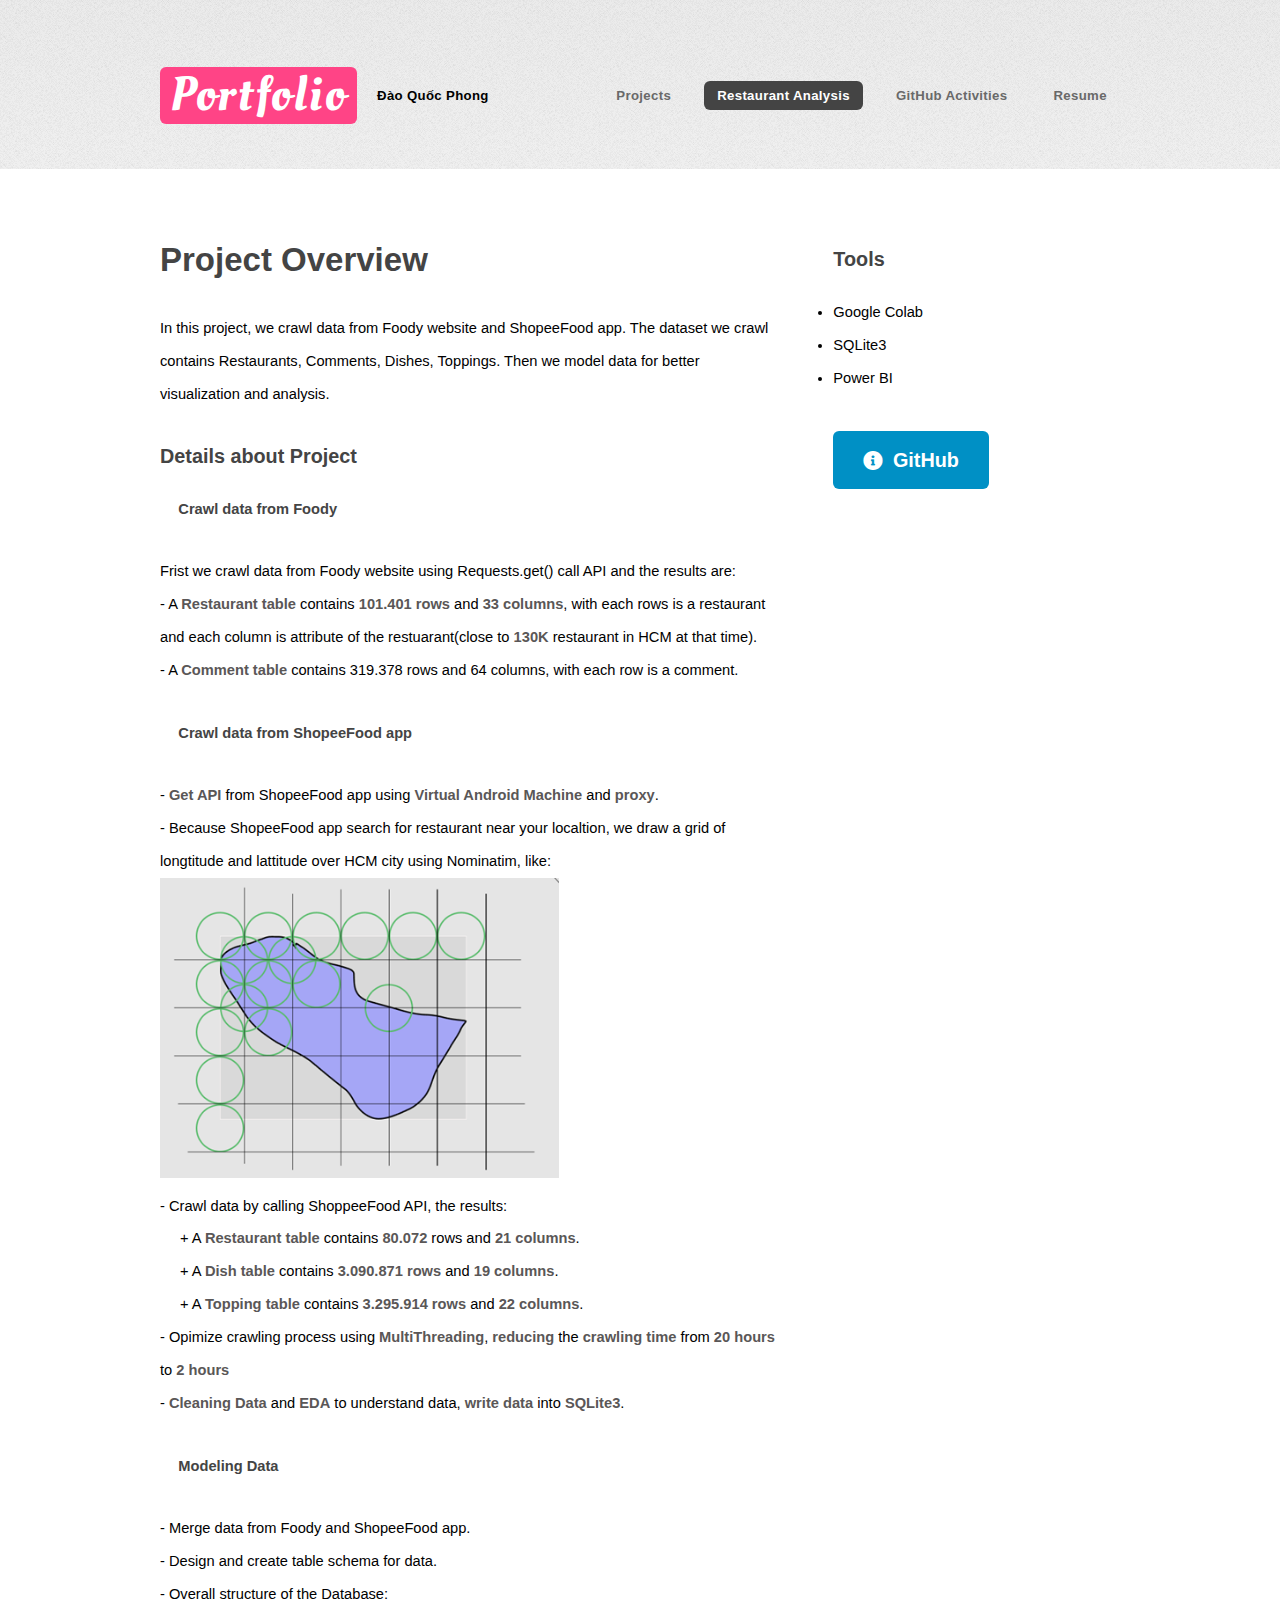
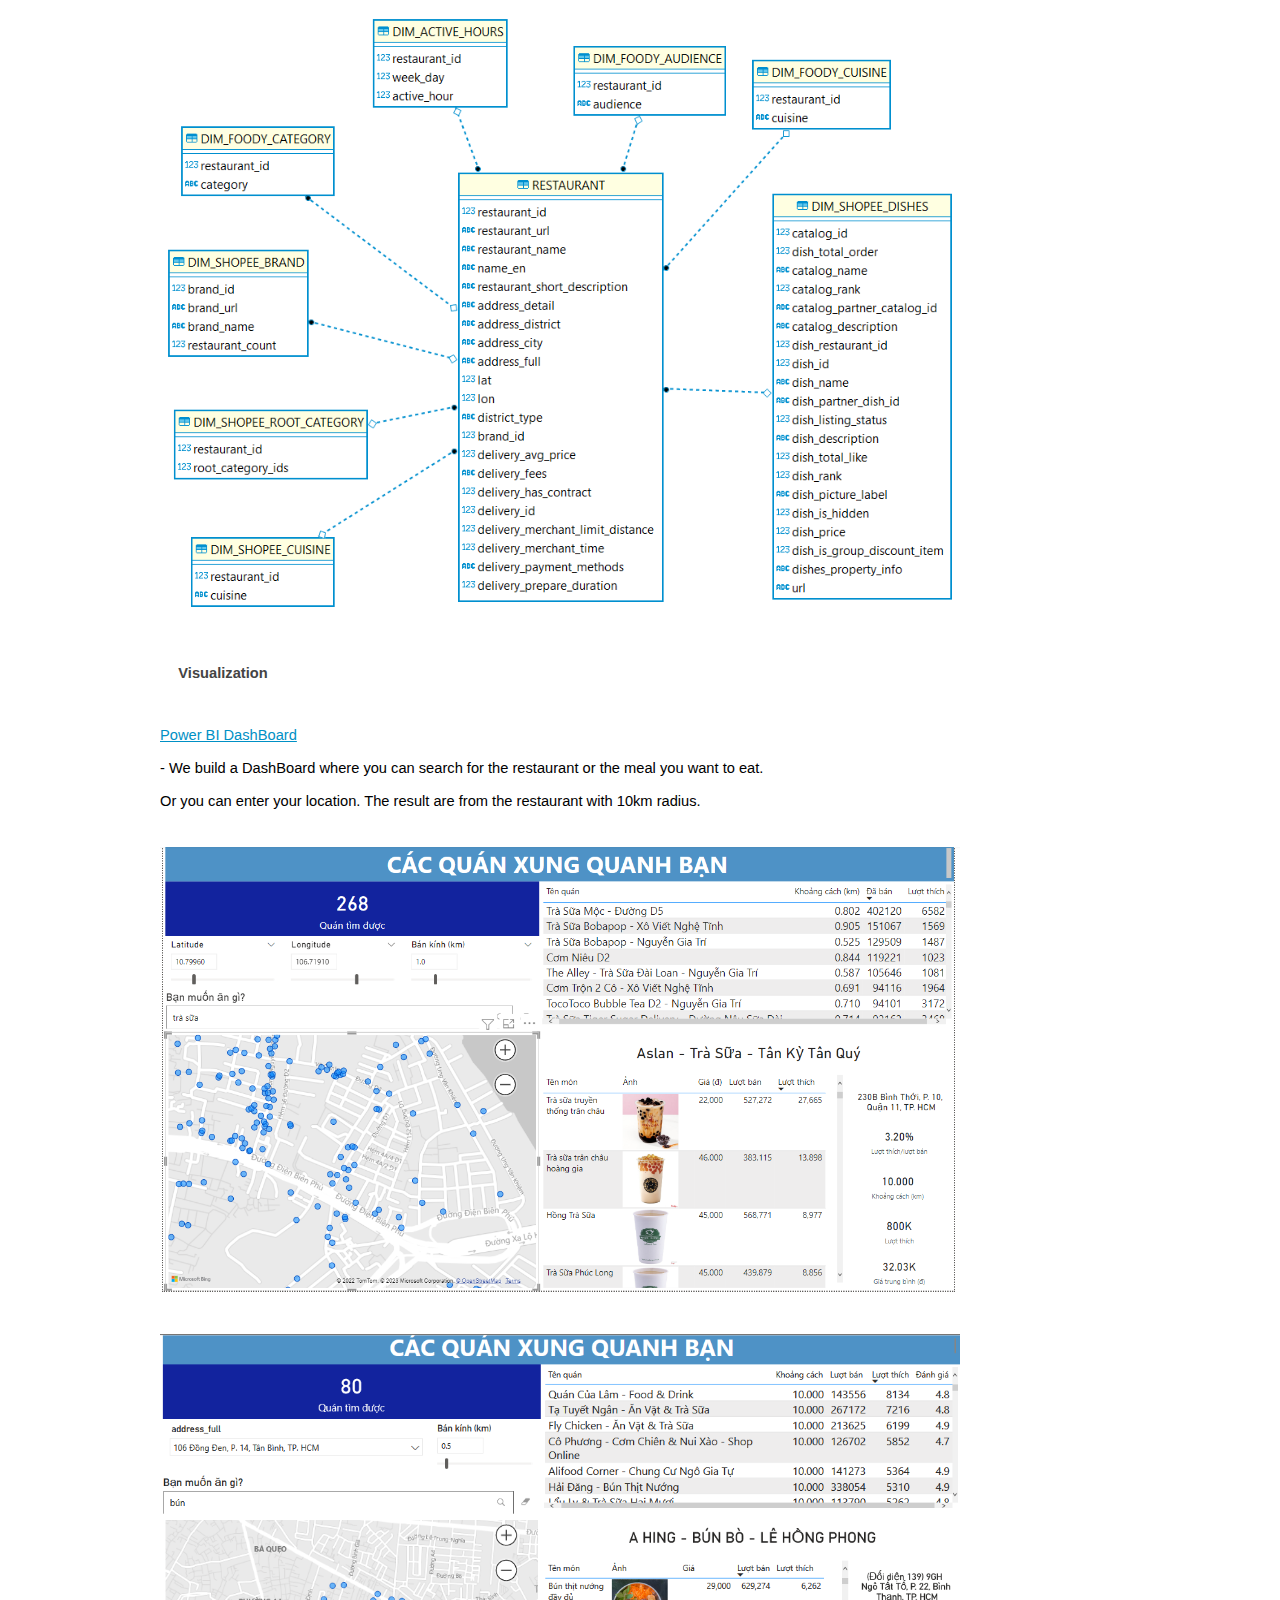
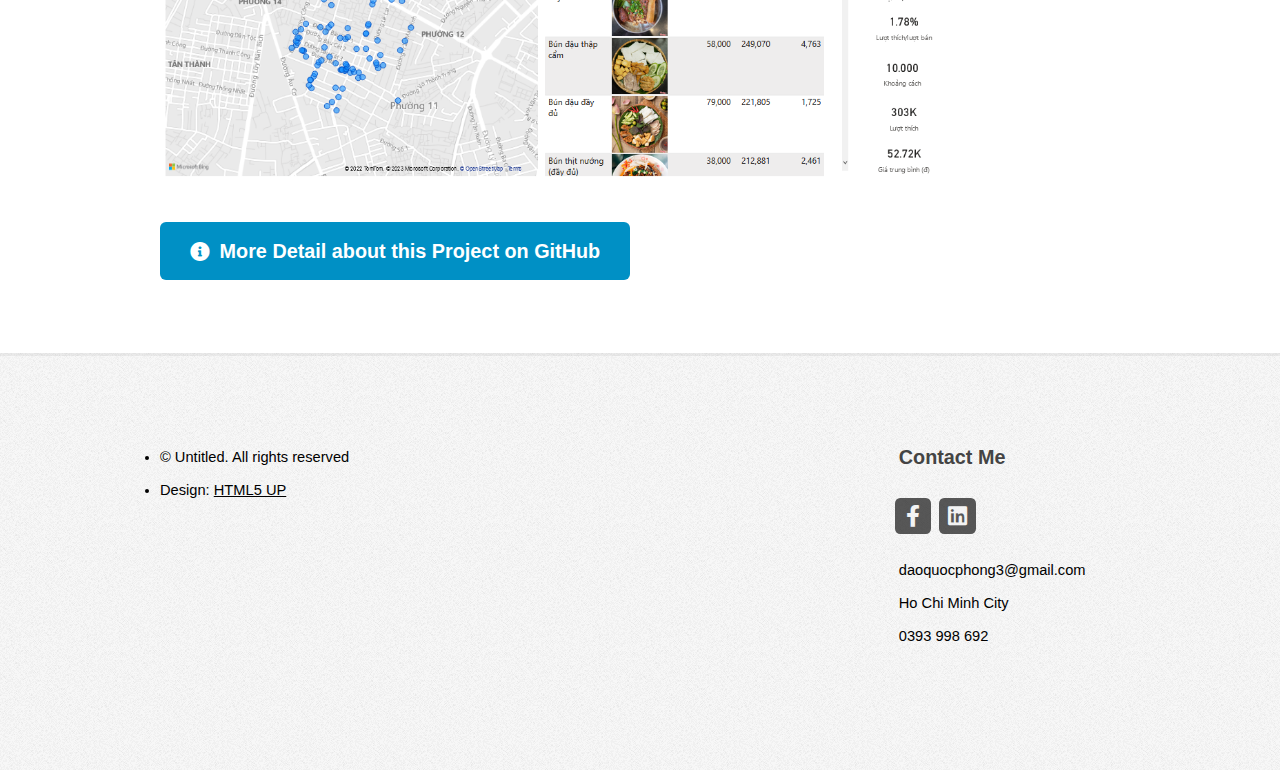
<file: RestaurantAnalysis.html>
<!DOCTYPE HTML>
<!--
	Verti by HTML5 UP
	html5up.net | @ajlkn
	Free for personal and commercial use under the CCA 3.0 license (html5up.net/license)
-->
<html>
	<head>
		<title>Portfolio Đào Quốc Phong</title>
		<meta charset="utf-8" />
		<meta name="viewport" content="width=device-width, initial-scale=1, user-scalable=no" />
		<link rel="stylesheet" href="assets/css/main.css" />
	</head>
	<body class="is-preload right-sidebar">
		<div id="page-wrapper">

			<!-- Header -->
				<div id="header-wrapper">
					<header id="header" class="container">

						<!-- Logo -->
							<div id="logo">
								<h1><a href="index.html">Portfolio</a></h1>
								<span>Đào Quốc Phong</span>
							</div>

						<!-- Nav -->
							<nav id="nav">
								<ul>
									<li><a href="index.html">Projects</a></li>
									<!-- <li><a href="AboutMe.html">About me</a></li> -->
									<!-- <li>
										<a href="#">Dropdown</a>
										<ul>
											<li><a href="#">Lorem ipsum dolor</a></li>
											<li><a href="#">Magna phasellus</a></li>
											<li>
												<a href="#">Phasellus consequat</a>
												<ul>
													<li><a href="#">Lorem ipsum dolor</a></li>
													<li><a href="#">Phasellus consequat</a></li>
													<li><a href="#">Magna phasellus</a></li>
													<li><a href="#">Etiam dolore nisl</a></li>
												</ul>
											</li>
											<li><a href="#">Veroeros feugiat</a></li>
										</ul>
									</li> -->
									<li class="current"><a href="RestaurantAnalysis.html">Restaurant Analysis</a></li>
									<li><a href="GithubActivities.html">GitHub Activities</a></li>
									<li onclick="myFunction1()"><a>Resume</a></li>
									<!-- <li><a href="no-sidebar.html">No Sidebar</a></li> -->
								</ul>
							</nav>

					</header>
				</div>

			<!-- Main -->
				<div id="main-wrapper">
					<div class="container">
						<div class="row gtr-200">
							<div class="col-8 col-12-medium">
								<div id="content">

									<!-- Content -->
										<article>

											<h2>Project Overview</h2>

											<p>In this project, we crawl data from Foody website and ShopeeFood app. The dataset we crawl contains Restaurants, Comments, Dishes, Toppings. Then we model data for better visualization and analysis.</p>

											<h3>Details about Project</h3>
											<ol><h4>Crawl data from Foody</h4></ol>
											<p>Frist we crawl data from Foody website using Requests.get() call API and the results are: <br>
												- A <strong>Restaurant table</strong> contains <strong>101.401 rows</strong> and <strong>33 columns</strong>, with each rows is a restaurant and each column is attribute of the restuarant(close to <strong>130K</strong> restaurant in HCM at that time). <br>
												- A <strong>Comment table</strong> contains 319.378 rows and 64 columns, with each row is a comment.

											<ol><h4>Crawl data from ShopeeFood app</h4></ol>
											<p>
												- <strong>Get API</strong> from ShopeeFood app using <strong>Virtual Android Machine</strong> and <strong>proxy</strong>. <br>
												- Because ShopeeFood app search for restaurant near your localtion, we draw a grid of longtitude and lattitude over HCM city using Nominatim, like: <br>
												<img src="images/grid.png" height = "300" width = auto alt="grid image"> <br>
												- Crawl data by calling ShoppeeFood API, the results: <br>
												<ol class="sub_list_list">
													+ A <b>Restaurant table</b> contains <b>80.072</b> rows and <b>21 columns</b>. <br>
													+ A <b>Dish table</b> contains <b>3.090.871 rows</b> and <b>19 columns</b>. <br>
													+ A <b>Topping table</b> contains <b>3.295.914 rows</b> and <b>22 columns</b>.
												</ol>
												- Opimize crawling process using <b>MultiThreading</b>, <b>reducing</b>  the <b>crawling time</b> from <b>20 hours</b> to <b>2 hours</b> <br>
												- <b>Cleaning Data</b> and <b>EDA</b> to understand data, <b>write data</b> into <b>SQLite3</b>.

											</p>
											<ol><h4>Modeling Data</h4></ol>
												
											</p>

											<p>
												- Merge data from Foody and ShopeeFood app. <br>
												- Design and create table schema for data. <br>
												- Overall structure of the Database: <br>
												<img src="images/database.png" height = atuo width = 800 alt="database img"> <br>
											</p>

											<ol><h4>Visualization </h4></ol>
											
											<p>
												<a href="https://app.powerbi.com/groups/me/reports/1925003b-32bb-463b-b593-7d7307fd9810/ReportSectioncb01f50ab024bdd2e009?ctid=40127cd4-45f3-49a3-b05d-315a43a9f033&bookmarkGuid=f9b5fb9e-dd14-4c96-a3f6-ca390ce32da8">Power BI DashBoard</a><br>
												- We build a DashBoard where you can search for the restaurant or the meal you want to eat. Or you can enter your location. The result are from the restaurant with 10km radius.
												
											</p>
											<p>
												<img src="images/RA_DB1.png" height = atuo width = 800 alt="">
											</p>
											<p>
												<img src="images/RA_DB2.png" height = atuo width = 800 alt="">
											</p>
											
											<a href="https://github.com/daoquocphong3/Projects/tree/main/Restaurant%20Analysis%20(long%20project)" class="button icon solid fa-info-circle">More Detail about this Project on GitHub</a>
										</article>

								</div>
							</div>
							<div class="col-4 col-12-medium">
								<div id="sidebar">

									<!-- Sidebar -->
										<section>
											<h3>Tools</h3>
											<li>Google Colab</li>
											<li>SQLite3</li>
											<li>Power BI</li>
											<footer>
												<a href="https://github.com/daoquocphong3/Projects/tree/main/Restaurant%20Analysis%20(long%20project)" class="button icon solid fa-info-circle">GitHub</a>
											</footer>
										</section>

										<!-- <section>
											<h3>Subheading</h3>
											<ul class="style2">
												<li><a href="#">Amet turpis, feugiat et sit amet</a></li>
												<li><a href="#">Ornare in hendrerit in lectus</a></li>
												<li><a href="#">Semper mod quis eget mi dolore</a></li>
												<li><a href="#">Quam turpis feugiat sit dolor</a></li>
												<li><a href="#">Amet ornare in hendrerit in lectus</a></li>
												<li><a href="#">Semper mod quisturpis nisi</a></li>
											</ul>
										</section> -->

								</div>
							</div>
						</div>
					</div>
				</div>

			<!-- Footer -->
			<div id="footer-wrapper">
				<footer id="footer" class="container">
					<div class="row">
						<div class="col-3 col-6-medium col-12-small">

							<!-- Links -->
								<!-- <section class="widget links">
									<h3>Random Stuff</h3>
									<ul class="style2">
										<li><a href="#">Etiam feugiat condimentum</a></li>
										<li><a href="#">Aliquam imperdiet suscipit odio</a></li>
										<li><a href="#">Sed porttitor cras in erat nec</a></li>
										<li><a href="#">Felis varius pellentesque potenti</a></li>
										<li><a href="#">Nullam scelerisque blandit leo</a></li>
									</ul>
								</section> -->
								<li>&copy; Untitled. All rights reserved</li><li>Design: <a href="http://html5up.net">HTML5 UP</a></li>
						</div>
						<div class="col-3 col-6-medium col-12-small">

							<!-- Links -->
								<!-- <section class="widget links">
									<h3>Random Stuff</h3>
									<ul class="style2">
										<li><a href="#">Etiam feugiat condimentum</a></li>
										<li><a href="#">Aliquam imperdiet suscipit odio</a></li>
										<li><a href="#">Sed porttitor cras in erat nec</a></li>
										<li><a href="#">Felis varius pellentesque potenti</a></li>
										<li><a href="#">Nullam scelerisque blandit leo</a></li>
									</ul>
								</section> -->

						</div>
						<div class="col-3 col-6-medium col-12-small">

							<!-- Links -->
								<!-- <section class="widget links">
									<h3>Random Stuff</h3>
									<ul class="style2">
										<li><a href="#">Etiam feugiat condimentum</a></li>
										<li><a href="#">Aliquam imperdiet suscipit odio</a></li>
										<li><a href="#">Sed porttitor cras in erat nec</a></li>
										<li><a href="#">Felis varius pellentesque potenti</a></li>
										<li><a href="#">Nullam scelerisque blandit leo</a></li>
									</ul>
								</section> -->
								
						</div>
						<div class="col-3 col-6-medium col-12-small">

							<!-- Contact -->
								<section class="widget contact last">
									<h3>Contact Me</h3>
									<ul>
										<!-- <li><a href="#" class="icon brands fa-twitter"><span class="label">Twitter</span></a></li> -->
										<li><a href="https://www.facebook.com/profile.php?id=100009180715262" class="icon brands fa-facebook-f"><span class="label">Facebook</span></a></li>
										<li><a href="https://www.linkedin.com/in/quoc-phong-dao-249a6a15b/" class="icon brands fa-linkedin"><span class="label">Linkedin</span></a></li>
										<!-- <li><a href="#" class="icon brands fa-dribbble"><span class="label">Dribbble</span></a></li> -->
										<!-- <li><a href="#" class="icon brands fa-pinterest"><span class="label">Pinterest</span></a></li> -->
									</ul>
									<p>daoquocphong3@gmail.com<br />
									Ho Chi Minh City<br />
									0393 998 692</p>
								</section>

						</div>
					</div>
					<!-- <div class="row">
						<div class="col-12">
							<div id="copyright">
								<ul class="menu">
									
								</ul>
							</div>
						</div>
					</div> -->
				</footer>
			</div>

		</div>

		<!-- Scripts -->

			<script src="assets/js/jquery.min.js"></script>
			<script src="assets/js/jquery.dropotron.min.js"></script>
			<script src="assets/js/browser.min.js"></script>
			<script src="assets/js/breakpoints.min.js"></script>
			<script src="assets/js/util.js"></script>
			<script src="assets/js/main.js"></script>

	</body>
</html>
</file>
<file: assets/css/main.css>
@import url('fontawesome-all.min.css');
@import url('https://fonts.googleapis.com/css?family=Oleo+Script:400|Open+Sans:300,300italic,600,600italic,800');

/*
	Verti by HTML5 UP
	html5up.net | @ajlkn
	Free for personal and commercial use under the CCA 3.0 license (html5up.net/license)
*/

html,
body,
div,
span,
applet,
object,
iframe,
h1,
h2,
h3,
h4,
h5,
h6,
p,
blockquote,
pre,
a,
abbr,
acronym,
address,
big,
cite,
code,
del,
dfn,
em,
img,
ins,
kbd,
q,
s,
samp,
small,
strike,
strong,
sub,
sup,
tt,
var,
b,
u,
i,
center,
dl,
dt,
dd,
ol,
ul,
li,
fieldset,
form,
label,
legend,
table,
caption,
tbody,
tfoot,
thead,
tr,
th,
td,
article,
aside,
canvas,
details,
embed,
figure,
figcaption,
footer,
header,
hgroup,
menu,
nav,
output,
ruby,
section,
summary,
time,
mark,
audio,
video {
  margin: 0;
  padding: 0;
  border: 0;
  font-size: 100%;
  font: inherit;
  vertical-align: baseline;
}

article,
aside,
details,
figcaption,
figure,
footer,
header,
hgroup,
menu,
nav,
section {
  display: block;
}

body {
  line-height: 1;
}

ol,
ul {
  list-style: none;
}

blockquote,
q {
  quotes: none;
}

blockquote:before,
blockquote:after,
q:before,
q:after {
  content: '';
  content: none;
}

table {
  border-collapse: collapse;
  border-spacing: 0;
}

body {
  -webkit-text-size-adjust: none;
}

mark {
  background-color: transparent;
  color: inherit;
}

input::-moz-focus-inner {
  border: 0;
  padding: 0;
}

input,
select,
textarea {
  -moz-appearance: none;
  -webkit-appearance: none;
  -ms-appearance: none;
  appearance: none;
}

/* Basic */

@-ms-viewport {
  width: device-width;
}

html {
  box-sizing: border-box;
}

*,
*:before,
*:after {
  box-sizing: inherit;
}

body {
  background-image: -moz-linear-gradient(
      top,
      rgba(0, 0, 0, 0.05),
      rgba(0, 0, 0, 0)
    ),
    url('images/bg01.png');
  background-image: -webkit-linear-gradient(
      top,
      rgba(0, 0, 0, 0.05),
      rgba(0, 0, 0, 0)
    ),
    url('images/bg01.png');
  background-image: -ms-linear-gradient(
      top,
      rgba(0, 0, 0, 0.05),
      rgba(0, 0, 0, 0)
    ),
    url('images/bg01.png');
  background-image: linear-gradient(top, rgba(0, 0, 0, 0.05), rgba(0, 0, 0, 0)),
    url('images/bg01.png');
  background-color: #f7f7f7;
  background-position: top left, top left;
  background-repeat: repeat-x, repeat;
  background-size: 100% 30em, auto;
  font-family: 'Open Sans Light', sans-serif;
  font-size: 13pt;
  /* color: #696969; */
  color: black;
  font-weight: 100;
  line-height: 2.25em;
}

body.is-preload *,
body.is-preload *:before,
body.is-preload *:after {
  -moz-animation: none !important;
  -webkit-animation: none !important;
  -ms-animation: none !important;
  animation: none !important;
  -moz-transition: none !important;
  -webkit-transition: none !important;
  -ms-transition: none !important;
  transition: none !important;
}

input,
select,
textarea {
  font-family: 'Open Sans', sans-serif;
  font-size: 13pt;
  color: #696969;
  font-weight: 300;
  line-height: 2.25em;
}

a {
  color: #0090c5;
  text-decoration: underline;
}

a:hover {
  text-decoration: none;
}

h1,
h2,
h3,
h4,
h5,
h6 {
  color: #444;
  font-weight: 800;
}

h1 a,
h2 a,
h3 a,
h4 a,
h5 a,
h6 a {
  color: inherit;
  text-decoration: none;
  outline: 0;
}

h2 {
  font-size: 2.25em;
  margin: 0 0 1.1em 0;
  line-height: 1em;
}

h3 {
  font-size: 1.35em;
  margin: 0 0 1em 0;
}

b,
strong {
  font-weight: 800;
  color: rgb(90, 87, 87);
}

i,
em {
  font-style: italic;
}

br.clear {
  clear: both;
}

sub {
  position: relative;
  top: 0.5em;
  font-size: 0.8em;
}

sup {
  position: relative;
  top: -0.5em;
  font-size: 0.8em;
}

hr {
  border: 0;
  border-top: solid 1px #eee;
}

blockquote {
  border-left: solid 0.5em #eee;
  padding: 1em 0 1em 2em;
  font-style: italic;
}

p,
ul,
ol,
dl,
table {
  margin-bottom: 2em;
}

/* Container */

.container {
  margin: 0 auto;
  max-width: 100%;
  width: 1400px;
}

@media screen and (max-width: 1680px) {
  .container {
    width: 1200px;
  }
}

@media screen and (max-width: 1280px) {
  .container {
    width: 960px;
  }
}

@media screen and (max-width: 980px) {
  .container {
    width: 90%;
  }
}

@media screen and (max-width: 736px) {
  .container {
    width: 100%;
  }
}

/* 	 */

.row {
  display: flex;
  flex-wrap: wrap;
  box-sizing: border-box;
  align-items: stretch;
}

.row > * {
  box-sizing: border-box;
}

.row.gtr-uniform > * > :last-child {
  margin-bottom: 0;
}

.row.aln-left {
  justify-content: flex-start;
}

.row.aln-center {
  justify-content: center;
}

.row.aln-right {
  justify-content: flex-end;
}

.row.aln-top {
  align-items: flex-start;
}

.row.aln-middle {
  align-items: center;
}

.row.aln-bottom {
  align-items: flex-end;
}

.row > .imp {
  order: -1;
}

.row > .col-1 {
  width: 8.33333%;
}

.row > .off-1 {
  margin-left: 8.33333%;
}

.row > .col-2 {
  width: 16.66667%;
}

.row > .off-2 {
  margin-left: 16.66667%;
}

.row > .col-3 {
  width: 25%;
}

.row > .off-3 {
  margin-left: 25%;
}

.row > .col-4 {
  width: 33.33333%;
}

.row > .off-4 {
  margin-left: 33.33333%;
}

.row > .col-5 {
  width: 41.66667%;
}

.row > .off-5 {
  margin-left: 41.66667%;
}

.row > .col-6 {
  width: 50%;
}

.row > .off-6 {
  margin-left: 50%;
}

.row > .col-7 {
  width: 58.33333%;
}

.row > .off-7 {
  margin-left: 58.33333%;
}

.row > .col-8 {
  width: 66.66667%;
}

.row > .off-8 {
  margin-left: 66.66667%;
}

.row > .col-9 {
  width: 75%;
}

.row > .off-9 {
  margin-left: 75%;
}

.row > .col-10 {
  width: 83.33333%;
}

.row > .off-10 {
  margin-left: 83.33333%;
}

.row > .col-11 {
  width: 91.66667%;
}

.row > .off-11 {
  margin-left: 91.66667%;
}

.row > .col-12 {
  width: 100%;
}

.row > .off-12 {
  margin-left: 100%;
}

.row.gtr-0 {
  margin-top: 0px;
  margin-left: 0px;
}

.row.gtr-0 > * {
  padding: 0px 0 0 0px;
}

.row.gtr-0.gtr-uniform {
  margin-top: 0px;
}

.row.gtr-0.gtr-uniform > * {
  padding-top: 0px;
}

.row.gtr-25 {
  margin-top: -10px;
  margin-left: -10px;
}

.row.gtr-25 > * {
  padding: 10px 0 0 10px;
}

.row.gtr-25.gtr-uniform {
  margin-top: -10px;
}

.row.gtr-25.gtr-uniform > * {
  padding-top: 10px;
}

.row.gtr-50 {
  margin-top: -20px;
  margin-left: -20px;
}

.row.gtr-50 > * {
  padding: 20px 0 0 20px;
}

.row.gtr-50.gtr-uniform {
  margin-top: -20px;
}

.row.gtr-50.gtr-uniform > * {
  padding-top: 20px;
}

.row {
  margin-top: -40px;
  margin-left: -40px;
}

.row > * {
  padding: 40px 0 0 40px;
}

.row.gtr-uniform {
  margin-top: -40px;
}

.row.gtr-uniform > * {
  padding-top: 40px;
}

.row.gtr-150 {
  margin-top: -60px;
  margin-left: -60px;
}

.row.gtr-150 > * {
  padding: 60px 0 0 60px;
}

.row.gtr-150.gtr-uniform {
  margin-top: -60px;
}

.row.gtr-150.gtr-uniform > * {
  padding-top: 60px;
}

.row.gtr-200 {
  margin-top: -80px;
  margin-left: -80px;
}

.row.gtr-200 > * {
  padding: 80px 0 0 80px;
}

.row.gtr-200.gtr-uniform {
  margin-top: -80px;
}

.row.gtr-200.gtr-uniform > * {
  padding-top: 80px;
}

@media screen and (max-width: 1680px) {
  .row {
    display: flex;
    flex-wrap: wrap;
    box-sizing: border-box;
    align-items: stretch;
  }

  .row > * {
    box-sizing: border-box;
  }

  .row.gtr-uniform > * > :last-child {
    margin-bottom: 0;
  }

  .row.aln-left {
    justify-content: flex-start;
  }

  .row.aln-center {
    justify-content: center;
  }

  .row.aln-right {
    justify-content: flex-end;
  }

  .row.aln-top {
    align-items: flex-start;
  }

  .row.aln-middle {
    align-items: center;
  }

  .row.aln-bottom {
    align-items: flex-end;
  }

  .row > .imp-xlarge {
    order: -1;
  }

  .row > .col-1-xlarge {
    width: 8.33333%;
  }

  .row > .off-1-xlarge {
    margin-left: 8.33333%;
  }

  .row > .col-2-xlarge {
    width: 16.66667%;
  }

  .row > .off-2-xlarge {
    margin-left: 16.66667%;
  }

  .row > .col-3-xlarge {
    width: 25%;
  }

  .row > .off-3-xlarge {
    margin-left: 25%;
  }

  .row > .col-4-xlarge {
    width: 33.33333%;
  }

  .row > .off-4-xlarge {
    margin-left: 33.33333%;
  }

  .row > .col-5-xlarge {
    width: 41.66667%;
  }

  .row > .off-5-xlarge {
    margin-left: 41.66667%;
  }

  .row > .col-6-xlarge {
    width: 50%;
  }

  .row > .off-6-xlarge {
    margin-left: 50%;
  }

  .row > .col-7-xlarge {
    width: 58.33333%;
  }

  .row > .off-7-xlarge {
    margin-left: 58.33333%;
  }

  .row > .col-8-xlarge {
    width: 66.66667%;
  }

  .row > .off-8-xlarge {
    margin-left: 66.66667%;
  }

  .row > .col-9-xlarge {
    width: 75%;
  }

  .row > .off-9-xlarge {
    margin-left: 75%;
  }

  .row > .col-10-xlarge {
    width: 83.33333%;
  }

  .row > .off-10-xlarge {
    margin-left: 83.33333%;
  }

  .row > .col-11-xlarge {
    width: 91.66667%;
  }

  .row > .off-11-xlarge {
    margin-left: 91.66667%;
  }

  .row > .col-12-xlarge {
    width: 100%;
  }

  .row > .off-12-xlarge {
    margin-left: 100%;
  }

  .row.gtr-0 {
    margin-top: 0px;
    margin-left: 0px;
  }

  .row.gtr-0 > * {
    padding: 0px 0 0 0px;
  }

  .row.gtr-0.gtr-uniform {
    margin-top: 0px;
  }

  .row.gtr-0.gtr-uniform > * {
    padding-top: 0px;
  }

  .row.gtr-25 {
    margin-top: -10px;
    margin-left: -10px;
  }

  .row.gtr-25 > * {
    padding: 10px 0 0 10px;
  }

  .row.gtr-25.gtr-uniform {
    margin-top: -10px;
  }

  .row.gtr-25.gtr-uniform > * {
    padding-top: 10px;
  }

  .row.gtr-50 {
    margin-top: -20px;
    margin-left: -20px;
  }

  .row.gtr-50 > * {
    padding: 20px 0 0 20px;
  }

  .row.gtr-50.gtr-uniform {
    margin-top: -20px;
  }

  .row.gtr-50.gtr-uniform > * {
    padding-top: 20px;
  }

  .row {
    margin-top: -40px;
    margin-left: -40px;
  }

  .row > * {
    padding: 40px 0 0 40px;
  }

  .row.gtr-uniform {
    margin-top: -40px;
  }

  .row.gtr-uniform > * {
    padding-top: 40px;
  }

  .row.gtr-150 {
    margin-top: -60px;
    margin-left: -60px;
  }

  .row.gtr-150 > * {
    padding: 60px 0 0 60px;
  }

  .row.gtr-150.gtr-uniform {
    margin-top: -60px;
  }

  .row.gtr-150.gtr-uniform > * {
    padding-top: 60px;
  }

  .row.gtr-200 {
    margin-top: -80px;
    margin-left: -80px;
  }

  .row.gtr-200 > * {
    padding: 80px 0 0 80px;
  }

  .row.gtr-200.gtr-uniform {
    margin-top: -80px;
  }

  .row.gtr-200.gtr-uniform > * {
    padding-top: 80px;
  }
}

@media screen and (max-width: 1280px) {
  .row {
    display: flex;
    flex-wrap: wrap;
    box-sizing: border-box;
    align-items: stretch;
  }

  .row > * {
    box-sizing: border-box;
  }

  .row.gtr-uniform > * > :last-child {
    margin-bottom: 0;
  }

  .row.aln-left {
    justify-content: flex-start;
  }

  .row.aln-center {
    justify-content: center;
  }

  .row.aln-right {
    justify-content: flex-end;
  }

  .row.aln-top {
    align-items: flex-start;
  }

  .row.aln-middle {
    align-items: center;
  }

  .row.aln-bottom {
    align-items: flex-end;
  }

  .row > .imp-large {
    order: -1;
  }

  .row > .col-1-large {
    width: 8.33333%;
  }

  .row > .off-1-large {
    margin-left: 8.33333%;
  }

  .row > .col-2-large {
    width: 16.66667%;
  }

  .row > .off-2-large {
    margin-left: 16.66667%;
  }

  .row > .col-3-large {
    width: 25%;
  }

  .row > .off-3-large {
    margin-left: 25%;
  }

  .row > .col-4-large {
    width: 33.33333%;
  }

  .row > .off-4-large {
    margin-left: 33.33333%;
  }

  .row > .col-5-large {
    width: 41.66667%;
  }

  .row > .off-5-large {
    margin-left: 41.66667%;
  }

  .row > .col-6-large {
    width: 50%;
  }

  .row > .off-6-large {
    margin-left: 50%;
  }

  .row > .col-7-large {
    width: 58.33333%;
  }

  .row > .off-7-large {
    margin-left: 58.33333%;
  }

  .row > .col-8-large {
    width: 66.66667%;
  }

  .row > .off-8-large {
    margin-left: 66.66667%;
  }

  .row > .col-9-large {
    width: 75%;
  }

  .row > .off-9-large {
    margin-left: 75%;
  }

  .row > .col-10-large {
    width: 83.33333%;
  }

  .row > .off-10-large {
    margin-left: 83.33333%;
  }

  .row > .col-11-large {
    width: 91.66667%;
  }

  .row > .off-11-large {
    margin-left: 91.66667%;
  }

  .row > .col-12-large {
    width: 100%;
  }

  .row > .off-12-large {
    margin-left: 100%;
  }

  .row.gtr-0 {
    margin-top: 0px;
    margin-left: 0px;
  }

  .row.gtr-0 > * {
    padding: 0px 0 0 0px;
  }

  .row.gtr-0.gtr-uniform {
    margin-top: 0px;
  }

  .row.gtr-0.gtr-uniform > * {
    padding-top: 0px;
  }

  .row.gtr-25 {
    margin-top: -6.25px;
    margin-left: -6.25px;
  }

  .row.gtr-25 > * {
    padding: 6.25px 0 0 6.25px;
  }

  .row.gtr-25.gtr-uniform {
    margin-top: -6.25px;
  }

  .row.gtr-25.gtr-uniform > * {
    padding-top: 6.25px;
  }

  .row.gtr-50 {
    margin-top: -12.5px;
    margin-left: -12.5px;
  }

  .row.gtr-50 > * {
    padding: 12.5px 0 0 12.5px;
  }

  .row.gtr-50.gtr-uniform {
    margin-top: -12.5px;
  }

  .row.gtr-50.gtr-uniform > * {
    padding-top: 12.5px;
  }

  .row {
    margin-top: -25px;
    margin-left: -25px;
  }

  .row > * {
    padding: 25px 0 0 25px;
  }

  .row.gtr-uniform {
    margin-top: -25px;
  }

  .row.gtr-uniform > * {
    padding-top: 25px;
  }

  .row.gtr-150 {
    margin-top: -37.5px;
    margin-left: -37.5px;
  }

  .row.gtr-150 > * {
    padding: 37.5px 0 0 37.5px;
  }

  .row.gtr-150.gtr-uniform {
    margin-top: -37.5px;
  }

  .row.gtr-150.gtr-uniform > * {
    padding-top: 37.5px;
  }

  .row.gtr-200 {
    margin-top: -50px;
    margin-left: -50px;
  }

  .row.gtr-200 > * {
    padding: 50px 0 0 50px;
  }

  .row.gtr-200.gtr-uniform {
    margin-top: -50px;
  }

  .row.gtr-200.gtr-uniform > * {
    padding-top: 50px;
  }
}

@media screen and (max-width: 980px) {
  .row {
    display: flex;
    flex-wrap: wrap;
    box-sizing: border-box;
    align-items: stretch;
  }

  .row > * {
    box-sizing: border-box;
  }

  .row.gtr-uniform > * > :last-child {
    margin-bottom: 0;
  }

  .row.aln-left {
    justify-content: flex-start;
  }

  .row.aln-center {
    justify-content: center;
  }

  .row.aln-right {
    justify-content: flex-end;
  }

  .row.aln-top {
    align-items: flex-start;
  }

  .row.aln-middle {
    align-items: center;
  }

  .row.aln-bottom {
    align-items: flex-end;
  }

  .row > .imp-medium {
    order: -1;
  }

  .row > .col-1-medium {
    width: 8.33333%;
  }

  .row > .off-1-medium {
    margin-left: 8.33333%;
  }

  .row > .col-2-medium {
    width: 16.66667%;
  }

  .row > .off-2-medium {
    margin-left: 16.66667%;
  }

  .row > .col-3-medium {
    width: 25%;
  }

  .row > .off-3-medium {
    margin-left: 25%;
  }

  .row > .col-4-medium {
    width: 33.33333%;
  }

  .row > .off-4-medium {
    margin-left: 33.33333%;
  }

  .row > .col-5-medium {
    width: 41.66667%;
  }

  .row > .off-5-medium {
    margin-left: 41.66667%;
  }

  .row > .col-6-medium {
    width: 50%;
  }

  .row > .off-6-medium {
    margin-left: 50%;
  }

  .row > .col-7-medium {
    width: 58.33333%;
  }

  .row > .off-7-medium {
    margin-left: 58.33333%;
  }

  .row > .col-8-medium {
    width: 66.66667%;
  }

  .row > .off-8-medium {
    margin-left: 66.66667%;
  }

  .row > .col-9-medium {
    width: 75%;
  }

  .row > .off-9-medium {
    margin-left: 75%;
  }

  .row > .col-10-medium {
    width: 83.33333%;
  }

  .row > .off-10-medium {
    margin-left: 83.33333%;
  }

  .row > .col-11-medium {
    width: 91.66667%;
  }

  .row > .off-11-medium {
    margin-left: 91.66667%;
  }

  .row > .col-12-medium {
    width: 100%;
  }

  .row > .off-12-medium {
    margin-left: 100%;
  }

  .row.gtr-0 {
    margin-top: 0px;
    margin-left: 0px;
  }

  .row.gtr-0 > * {
    padding: 0px 0 0 0px;
  }

  .row.gtr-0.gtr-uniform {
    margin-top: 0px;
  }

  .row.gtr-0.gtr-uniform > * {
    padding-top: 0px;
  }

  .row.gtr-25 {
    margin-top: -6.25px;
    margin-left: -6.25px;
  }

  .row.gtr-25 > * {
    padding: 6.25px 0 0 6.25px;
  }

  .row.gtr-25.gtr-uniform {
    margin-top: -6.25px;
  }

  .row.gtr-25.gtr-uniform > * {
    padding-top: 6.25px;
  }

  .row.gtr-50 {
    margin-top: -12.5px;
    margin-left: -12.5px;
  }

  .row.gtr-50 > * {
    padding: 12.5px 0 0 12.5px;
  }

  .row.gtr-50.gtr-uniform {
    margin-top: -12.5px;
  }

  .row.gtr-50.gtr-uniform > * {
    padding-top: 12.5px;
  }

  .row {
    margin-top: -25px;
    margin-left: -25px;
  }

  .row > * {
    padding: 25px 0 0 25px;
  }

  .row.gtr-uniform {
    margin-top: -25px;
  }

  .row.gtr-uniform > * {
    padding-top: 25px;
  }

  .row.gtr-150 {
    margin-top: -37.5px;
    margin-left: -37.5px;
  }

  .row.gtr-150 > * {
    padding: 37.5px 0 0 37.5px;
  }

  .row.gtr-150.gtr-uniform {
    margin-top: -37.5px;
  }

  .row.gtr-150.gtr-uniform > * {
    padding-top: 37.5px;
  }

  .row.gtr-200 {
    margin-top: -50px;
    margin-left: -50px;
  }

  .row.gtr-200 > * {
    padding: 50px 0 0 50px;
  }

  .row.gtr-200.gtr-uniform {
    margin-top: -50px;
  }

  .row.gtr-200.gtr-uniform > * {
    padding-top: 50px;
  }
}

@media screen and (max-width: 736px) {
  .row {
    display: flex;
    flex-wrap: wrap;
    box-sizing: border-box;
    align-items: stretch;
  }

  .row > * {
    box-sizing: border-box;
  }

  .row.gtr-uniform > * > :last-child {
    margin-bottom: 0;
  }

  .row.aln-left {
    justify-content: flex-start;
  }

  .row.aln-center {
    justify-content: center;
  }

  .row.aln-right {
    justify-content: flex-end;
  }

  .row.aln-top {
    align-items: flex-start;
  }

  .row.aln-middle {
    align-items: center;
  }

  .row.aln-bottom {
    align-items: flex-end;
  }

  .row > .imp-small {
    order: -1;
  }

  .row > .col-1-small {
    width: 8.33333%;
  }

  .row > .off-1-small {
    margin-left: 8.33333%;
  }

  .row > .col-2-small {
    width: 16.66667%;
  }

  .row > .off-2-small {
    margin-left: 16.66667%;
  }

  .row > .col-3-small {
    width: 25%;
  }

  .row > .off-3-small {
    margin-left: 25%;
  }

  .row > .col-4-small {
    width: 33.33333%;
  }

  .row > .off-4-small {
    margin-left: 33.33333%;
  }

  .row > .col-5-small {
    width: 41.66667%;
  }

  .row > .off-5-small {
    margin-left: 41.66667%;
  }

  .row > .col-6-small {
    width: 50%;
  }

  .row > .off-6-small {
    margin-left: 50%;
  }

  .row > .col-7-small {
    width: 58.33333%;
  }

  .row > .off-7-small {
    margin-left: 58.33333%;
  }

  .row > .col-8-small {
    width: 66.66667%;
  }

  .row > .off-8-small {
    margin-left: 66.66667%;
  }

  .row > .col-9-small {
    width: 75%;
  }

  .row > .off-9-small {
    margin-left: 75%;
  }

  .row > .col-10-small {
    width: 83.33333%;
  }

  .row > .off-10-small {
    margin-left: 83.33333%;
  }

  .row > .col-11-small {
    width: 91.66667%;
  }

  .row > .off-11-small {
    margin-left: 91.66667%;
  }

  .row > .col-12-small {
    width: 100%;
  }

  .row > .off-12-small {
    margin-left: 100%;
  }

  .row.gtr-0 {
    margin-top: 0px;
    margin-left: 0px;
  }

  .row.gtr-0 > * {
    padding: 0px 0 0 0px;
  }

  .row.gtr-0.gtr-uniform {
    margin-top: 0px;
  }

  .row.gtr-0.gtr-uniform > * {
    padding-top: 0px;
  }

  .row.gtr-25 {
    margin-top: -5px;
    margin-left: -5px;
  }

  .row.gtr-25 > * {
    padding: 5px 0 0 5px;
  }

  .row.gtr-25.gtr-uniform {
    margin-top: -5px;
  }

  .row.gtr-25.gtr-uniform > * {
    padding-top: 5px;
  }

  .row.gtr-50 {
    margin-top: -10px;
    margin-left: -10px;
  }

  .row.gtr-50 > * {
    padding: 10px 0 0 10px;
  }

  .row.gtr-50.gtr-uniform {
    margin-top: -10px;
  }

  .row.gtr-50.gtr-uniform > * {
    padding-top: 10px;
  }

  .row {
    margin-top: -20px;
    margin-left: -20px;
  }

  .row > * {
    padding: 20px 0 0 20px;
  }

  .row.gtr-uniform {
    margin-top: -20px;
  }

  .row.gtr-uniform > * {
    padding-top: 20px;
  }

  .row.gtr-150 {
    margin-top: -30px;
    margin-left: -30px;
  }

  .row.gtr-150 > * {
    padding: 30px 0 0 30px;
  }

  .row.gtr-150.gtr-uniform {
    margin-top: -30px;
  }

  .row.gtr-150.gtr-uniform > * {
    padding-top: 30px;
  }

  .row.gtr-200 {
    margin-top: -40px;
    margin-left: -40px;
  }

  .row.gtr-200 > * {
    padding: 40px 0 0 40px;
  }

  .row.gtr-200.gtr-uniform {
    margin-top: -40px;
  }

  .row.gtr-200.gtr-uniform > * {
    padding-top: 40px;
  }
}

/* Section/Article */

section,
article {
  margin-bottom: 5em;
}

section > :last-child,
article > :last-child,
section:last-child,
article:last-child {
  margin-bottom: 0;
}

header {
  margin: 0 0 2em 0;
}

header h2,
header h3 {
  margin: 0 0 0.25em 0;
}

header p {
  margin: 0;
}

footer {
  margin: 2.5em 0 0 0;
}

/* Forms */

form label {
  display: block;
  font-weight: 800;
  margin: 0 0 1em 0;
  font-size: 0.8em;
  color: #444;
}

form input[type='text'],
form input[type='email'],
form input[type='password'],
form select,
form textarea {
  -webkit-appearance: none;
  display: block;
  width: 100%;
  border-radius: 8px;
  border: solid 1px #eee;
}

form input[type='text']:focus,
form input[type='email']:focus,
form input[type='password']:focus,
form select:focus,
form textarea:focus {
  border-color: #0090c5;
}

form input[type='text'],
form input[type='email'],
form input[type='password'] {
  line-height: 3em;
  padding: 0 1em;
}

form select {
  line-height: 3em;
  padding: 0 1em;
}

form textarea {
  min-height: 9em;
  padding: 1em;
}

form ::-webkit-input-placeholder {
  color: #555 !important;
}

form :-moz-placeholder {
  color: #555 !important;
}

form ::-moz-placeholder {
  color: #555 !important;
}

form :-ms-input-placeholder {
  color: #555 !important;
}

form ::-moz-focus-inner {
  border: 0;
}

/* Tables */

table {
  width: 100%;
}

table tr {
  border-top: solid 1px #eee;
}

table tr:first-child {
  border-top: 0;
}

table td {
  padding: 0.5em 1em 0.5em 1em;
}

table th {
  text-align: left;
  padding: 0.5em 1em 0.5em 1em;
  font-weight: 800;
  margin: 0 0 1em 0;
}

table thead {
  background: #404248;
  color: #fff;
}

/* Image */

.image {
  display: inline-block;
  outline: 0;
}

.image img {
  display: block;
  width: 100%;
  border-radius: 8px;
}

.image.fit {
  display: block;
  width: 100%;
}

.image.featured {
  display: block;
  width: 100%;
  margin: 0 0 2.5em 0;
}

.image.left {
  float: left;
  margin: 0 2em 2em 0;
}

.image.centered {
  display: block;
  margin: 0 0 2.5em 0;
}

.image.centered img {
  margin: 0 auto;
  width: auto;
}

/* Button */

input[type='button'],
input[type='submit'],
input[type='reset'],
button,
.button {
  -moz-transition: background-color 0.25s ease-in-out;
  -webkit-transition: background-color 0.25s ease-in-out;
  -ms-transition: background-color 0.25s ease-in-out;
  transition: background-color 0.25s ease-in-out;
  -webkit-appearance: none;
  position: relative;
  display: inline-block;
  background: #0090c5;
  color: #fff;
  text-decoration: none;
  border-radius: 6px;
  font-weight: 800;
  outline: 0;
  border: 0;
  cursor: pointer;
  font-size: 1.35em;
  padding: 0.6em 1.5em;
}

input[type='button'].icon:before,
input[type='submit'].icon:before,
input[type='reset'].icon:before,
button.icon:before,
.button.icon:before {
  position: relative;
  margin-right: 0.5em;
  top: 0.05em;
}

input[type='button']:hover,
input[type='submit']:hover,
input[type='reset']:hover,
button:hover,
.button:hover {
  background: #10a0d5;
}

input[type='button']:active,
input[type='submit']:active,
input[type='reset']:active,
button:active,
.button:active {
  background: #20b0e5;
}

input[type='button'].alt,
input[type='submit'].alt,
input[type='reset'].alt,
button.alt,
.button.alt {
  background: #f1f1f1;
  background: rgba(0, 0, 0, 0.05);
  color: #444;
}

input[type='button'].alt:hover,
input[type='submit'].alt:hover,
input[type='reset'].alt:hover,
button.alt:hover,
.button.alt:hover {
  background: #e8e8e8;
  background: rgba(0, 0, 0, 0.085);
}

input[type='button'].alt:active,
input[type='submit'].alt:active,
input[type='reset'].alt:active,
button.alt:active,
.button.alt:active {
  background: #e4e4e4;
  background: rgba(0, 0, 0, 0.15);
}

input[type='button'].large,
input[type='submit'].large,
input[type='reset'].large,
button.large,
.button.large {
  font-size: 2.25em;
  padding: 0.8em 0.9em;
}

/* List */

ul {
  list-style: disc;
  padding-left: 1em;
}

ul li {
  padding-left: 0.5em;
}

ul.style2 {
  list-style: none;
  padding-left: 0;
}

ul.style2 li {
  padding-left: 0;
}

ol {
  list-style: decimal;
  padding-left: 1.25em;
}

ol li {
  padding-left: 0.25em;
}

/* Actions */

ul.actions {
  list-style: none;
  padding-left: 0;
}

ul.actions li {
  display: inline-block;
  padding: 0 0 0 0.25em;
  margin: 0 0 0 0.25em;
}

ul.actions li:first-child {
  margin-left: 0;
  padding-left: 0;
}

/* Menu */

ul.menu {
  list-style: none;
  padding-left: 0;
}

ul.menu li {
  border-left: solid 1px #e0e0e0;
  display: inline-block;
  padding: 0 0 0 0.75em;
  margin: 0 0 0 0.75em;
}

ul.menu li:first-child {
  border-left: 0;
  margin-left: 0;
  padding-left: 0;
}

/* Box */

.box {
  background: #fff;
  border-radius: 6px;
  box-shadow: 0px 3px 0px 0px rgba(0, 0, 0, 0.05);
  padding: 2em;
}

.box.feature {
  padding: 0;
}

.box.feature .inner {
  padding: 4em 2em 3em 2em;
}

.box.feature h2 {
  font-size: 1.35em;
}

.box.feature p {
  margin: 0;
}

.box.feature .image {
  position: relative;
  margin: 0;
}

.box.feature .image img {
  border-bottom-left-radius: 0;
  border-bottom-right-radius: 0;
}

/* Icons */

.icon {
  text-decoration: none;
  position: relative;
  text-decoration: none;
}

.icon:before {
  -moz-osx-font-smoothing: grayscale;
  -webkit-font-smoothing: antialiased;
  display: inline-block;
  font-style: normal;
  font-variant: normal;
  text-rendering: auto;
  line-height: 1;
  text-transform: none !important;
  font-family: 'Font Awesome 5 Free';
  font-weight: 400;
}

.icon:before {
  line-height: inherit;
}

.icon.solid:before {
  font-weight: 900;
}

.icon.brands:before {
  font-family: 'Font Awesome 5 Brands';
}

.icon > .label {
  display: none;
}

/* Widgets */

.widget.thumbnails .grid {
  margin: 0 0 3em 0;
}

.widget.thumbnails .image {
  margin: 0;
}

.widget.contact ul {
  list-style: none;
  padding-left: 0;
  overflow: hidden;
  position: relative;
  left: -4px;
  top: 4px;
  margin-bottom: 1.5em;
}

.widget.contact ul li {
  display: inline-block;
  margin-right: 0.25em;
  padding-left: 0;
}

.widget.contact ul li a {
  -moz-transition: background-color 0.25s ease-in-out;
  -webkit-transition: background-color 0.25s ease-in-out;
  -ms-transition: background-color 0.25s ease-in-out;
  transition: background-color 0.25s ease-in-out;
  display: inline-block;
  width: 2.5em;
  height: 2.5em;
  text-align: center;
  line-height: 2.5em;
  border-radius: 0.35em;
  outline: 0;
  opacity: 0.75;
  text-decoration: none;
  background: #222222;
}

.widget.contact ul li a:before {
  color: #f3f3f3;
  font-size: 1.5em;
  line-height: inherit;
}

.widget.contact ul li a:hover {
  background: #444444;
}

.widget.contact ul li a:active {
  background: #666666;
}

/* Wrappers */

#header-wrapper {
  padding: 4.5em 0 3em 0;
}

#features-wrapper {
  padding: 3em 0 3em 0;
}

#main-wrapper {
  background: #fff;
  box-shadow: 0px 3px 0px 0px rgba(0, 0, 0, 0.05);
  padding: 5em 0 5em 0;
}

#footer-wrapper {
  padding: 6em 0 8em 0;
}

/* Header */

#header {
  position: relative;
}

/* Logo */

#logo {
  display: inline-block;
}

#logo h1 {
  background: #ff4486;
  color: #fff;
  border-radius: 6px;
  font-family: 'Oleo Script', serif;
  font-weight: 400;
  padding: 0.25em 0.2em 0.25em 0.2em;
  font-size: 3.25em;
  letter-spacing: 0.05em;
  display: inline-block;
  vertical-align: middle;
}

#logo span {
  font-weight: 800;
  line-height: 4.5em;
  letter-spacing: 0.025em;
  font-size: 0.9em;
  vertical-align: middle;
  margin: 0 0 0 1.25em;
}

/* Nav */

#nav {
  position: absolute;
  right: 0;
  top: 0;
  font-size: 0.9em;
}

#nav ul {
  list-style: none;
  padding-left: 0;
}

#nav ul li {
  float: left;
  line-height: 4.5em;
  padding-left: 1.5em;
}

#nav ul li a,
#nav ul li span {
  -moz-transition: background-color 0.25s ease-in-out;
  -webkit-transition: background-color 0.25s ease-in-out;
  -ms-transition: background-color 0.25s ease-in-out;
  transition: background-color 0.25s ease-in-out;
  font-weight: 800;
  letter-spacing: 0.025em;
  color: #696969;
  text-decoration: none;
  border-radius: 6px;
  padding: 0.5em 1em 0.5em 1em;
}

#nav ul li > ul {
  display: none;
}

#nav ul li:hover a,
#nav ul li:hover span {
  background: #fff;
}

#nav ul li.active a,
#nav ul li.active span {
  background: #fff;
}

#nav ul li.current a {
  background: #444;
  color: #fff;
}

.dropotron {
  background: #fff;
  letter-spacing: 0.025em;
  color: #696969;
  text-decoration: none;
  border-radius: 6px;
  padding: 0.75em 0;
  min-width: 15em;
  box-shadow: inset 0 0 0 1px rgba(0, 0, 0, 0.1),
    0 0.25em 0.25em 0.1em rgba(0, 0, 0, 0.025);
  margin-top: calc(-0.75em + 1px);
  margin-left: -1px;
  list-style: none;
  padding-left: 0;
}

.dropotron li {
  border-top: solid 1px #eee;
  line-height: 3em;
  padding-left: 0;
}

.dropotron li:first-child {
  border-top: 0;
}

.dropotron li > a,
.dropotron li > span {
  -moz-transition: color 0.25s ease-in-out, background-color 0.25s ease-in-out;
  -webkit-transition: color 0.25s ease-in-out,
    background-color 0.25s ease-in-out;
  -ms-transition: color 0.25s ease-in-out, background-color 0.25s ease-in-out;
  transition: color 0.25s ease-in-out, background-color 0.25s ease-in-out;
  text-decoration: none;
  color: inherit;
  display: block;
  padding: 0 1.5em;
}

.dropotron li > a:hover,
.dropotron li > span:hover {
  background: #eee;
}

.dropotron li.active > a,
.dropotron li.active > span {
  background: #eee;
}

.dropotron.level-0 {
  font-size: 0.8em;
  margin-left: 1.5em;
  margin-top: 0;
}

.dropotron.level-0:before {
  content: '';
  position: absolute;
  top: -0.5em;
  left: 1em;
  border-bottom: solid 0.75em #ffffff;
  border-left: solid 0.75em transparent;
  border-right: solid 0.75em transparent;
  z-index: 1;
}

/* Banner */

#banner {
  position: relative;
  padding: 4.5em;
}

#banner h2 {
  font-size: 3.5em;
  margin: 0.1em 0 0.35em 0;
}

#banner p {
  font-size: 2.75em;
  line-height: 1.35em;
  margin: 0;
}

#banner .button {
  width: 100%;
  margin-bottom: 0.5em;
}

#banner .button.icon:before {
  position: absolute;
  right: 0.15em;
  top: 50%;
  margin-top: -0.5em;
}

#banner .button.alt {
  margin-bottom: 0;
}

#banner ul {
  list-style: none;
  padding-left: 0;
  margin: 0 0 0 2em;
}

#banner ul li {
  padding-left: 0;
}

/* Footer */

#footer {
  margin-top: 0;
}

#footer a {
  color: inherit;
}

#copyright {
  color: #aaa;
  padding: 4em 0 0 0;
  text-align: center;
}

#copyright a {
  color: inherit;
}

/* XLarge */

@media screen and (max-width: 1680px) {
  /* Basic */

  body,
  input,
  select,
  textarea {
    font-size: 12pt;
  }
}

/* Large */

@media screen and (max-width: 1280px) {
  /* Basic */

  body,
  input,
  select,
  textarea {
    font-size: 11pt;
  }
}

/* Medium */

#navPanel,
#navToggle {
  display: none;
}

@media screen and (max-width: 980px) {
  /* Basic */

  html,
  body {
    overflow-x: hidden;
  }

  body,
  input,
  select,
  textarea {
    font-size: 11pt;
  }

  /* Section/Article */

  section,
  article {
    clear: both;
    margin-bottom: 3em !important;
  }

  section.last,
  article.last {
    margin-bottom: 0 !important;
  }

  /* Image */

  .image.left {
    width: 25%;
    margin-bottom: 2em !important;
  }

  /* Menu */

  ul.menu li {
    display: block;
    border: 0 !important;
    padding: 0 !important;
    margin: 0 !important;
  }

  /* Actions */

  ul.actions li {
    display: block;
    padding: 0;
    margin: 1em 0 0 0;
  }

  ul.actions li:first-child {
    margin-top: 0;
  }

  /* Button */

  input[type='button'],
  input[type='submit'],
  input[type='reset'],
  button,
  .button {
    width: 100%;
    text-align: center;
    font-size: 1.35em;
    padding: 0.85em 0 !important;
  }

  input[type='button'].icon,
  input[type='submit'].icon,
  input[type='reset'].icon,
  button.icon,
  .button.icon {
    padding-right: 0.75em !important;
  }

  input[type='button'].icon:before,
  input[type='submit'].icon:before,
  input[type='reset'].icon:before,
  button.icon:before,
  .button.icon:before {
    margin-right: 0.5em;
    top: 0.05em;
  }

  /* Wrappers */

  #header-wrapper {
    padding: 3em 0 1em 0;
    text-align: center;
  }

  #footer-wrapper {
    padding: 6em 0 4em 0;
  }

  /* Header */

  #header {
    margin: 0 auto;
  }

  /* Logo */

  #logo span {
    display: block;
    margin: 0;
  }

  /* Nav */

  #nav {
    display: none;
  }

  /* Banner */

  #banner {
    padding: 4.5em 3em;
    text-align: center;
  }

  #banner ul {
    margin: 2em 0 0 0;
  }

  #banner .button.icon:before {
    position: relative;
    right: auto;
    top: auto;
  }

  /* Content */

  #content {
    border-bottom: solid 1px #e8e8e8;
    padding-bottom: 4em;
    margin-bottom: 0 !important;
  }

  #content > :last-child {
    margin-bottom: 0 !important;
  }

  #sidebar > :last-child {
    margin-bottom: 0 !important;
  }

  /* Footer */

  #copyright {
    padding: 0;
  }

  /* Nav */

  #page-wrapper {
    -moz-backface-visibility: hidden;
    -webkit-backface-visibility: hidden;
    -ms-backface-visibility: hidden;
    backface-visibility: hidden;
    -moz-transition: -moz-transform 0.5s ease;
    -webkit-transition: -webkit-transform 0.5s ease;
    -ms-transition: -ms-transform 0.5s ease;
    transition: transform 0.5s ease;
    padding-bottom: 1px;
  }

  #navToggle {
    -moz-backface-visibility: hidden;
    -webkit-backface-visibility: hidden;
    -ms-backface-visibility: hidden;
    backface-visibility: hidden;
    -moz-transition: -moz-transform 0.5s ease;
    -webkit-transition: -webkit-transform 0.5s ease;
    -ms-transition: -ms-transform 0.5s ease;
    transition: transform 0.5s ease;
    display: block;
    height: 44px;
    left: 0;
    position: fixed;
    top: 0;
    width: 100%;
    z-index: 10001;
  }

  #navToggle .toggle {
    text-decoration: none;
    width: 70px;
    height: 50px;
    opacity: 0.35;
  }

  #navToggle .toggle:before {
    -moz-osx-font-smoothing: grayscale;
    -webkit-font-smoothing: antialiased;
    display: inline-block;
    font-style: normal;
    font-variant: normal;
    text-rendering: auto;
    line-height: 1;
    text-transform: none !important;
    font-family: 'Font Awesome 5 Free';
    font-weight: 900;
  }

  #navToggle .toggle:before {
    display: inline-block;
    text-decoration: none;
    position: absolute;
    left: 6px;
    top: 6px;
    background: rgba(0, 0, 0, 0.5);
    width: 58px;
    height: 38px;
    border-radius: 6px;
    content: '\f0c9';
    color: #fff;
    text-align: center;
    line-height: 38px;
    font-size: 20px;
  }

  #navToggle .toggle:active {
    opacity: 0.75;
  }

  #navPanel {
    -moz-backface-visibility: hidden;
    -webkit-backface-visibility: hidden;
    -ms-backface-visibility: hidden;
    backface-visibility: hidden;
    -moz-transform: translateX(-275px);
    -webkit-transform: translateX(-275px);
    -ms-transform: translateX(-275px);
    transform: translateX(-275px);
    -moz-transition: -moz-transform 0.5s ease;
    -webkit-transition: -webkit-transform 0.5s ease;
    -ms-transition: -ms-transform 0.5s ease;
    transition: transform 0.5s ease;
    display: block;
    height: 100%;
    left: 0;
    overflow-y: auto;
    position: fixed;
    top: 0;
    width: 275px;
    z-index: 10002;
    background: #fff;
    box-shadow: inset -3px 0px 0px 0px #dfdfdf;
    padding: 0 23px 0 20px;
  }

  #navPanel .link {
    display: block;
    text-decoration: none;
    height: 54px;
    line-height: 54px;
    border-top: solid 1px #e8e8e8;
    color: #696969;
  }

  #navPanel .link:first-child {
    border-top: 0;
  }

  #navPanel .indent-1 {
    display: inline-block;
    width: 1em;
  }

  #navPanel .indent-2 {
    display: inline-block;
    width: 2em;
  }

  #navPanel .indent-3 {
    display: inline-block;
    width: 3em;
  }

  #navPanel .indent-4 {
    display: inline-block;
    width: 4em;
  }

  #navPanel .indent-5 {
    display: inline-block;
    width: 5em;
  }

  #navPanel .depth-0 {
    color: #444;
    font-weight: 800;
  }

  body.navPanel-visible #page-wrapper {
    -moz-transform: translateX(275px);
    -webkit-transform: translateX(275px);
    -ms-transform: translateX(275px);
    transform: translateX(275px);
  }

  body.navPanel-visible #navToggle {
    -moz-transform: translateX(275px);
    -webkit-transform: translateX(275px);
    -ms-transform: translateX(275px);
    transform: translateX(275px);
  }

  body.navPanel-visible #navPanel {
    -moz-transform: translateX(0);
    -webkit-transform: translateX(0);
    -ms-transform: translateX(0);
    transform: translateX(0);
  }
}

/* Small */

@media screen and (max-width: 736px) {
  /* Basic */

  body,
  input,
  select,
  textarea {
    line-height: 2em;
  }

  h2,
  h3,
  h4,
  h5,
  h6 {
    font-size: 13pt;
    margin: 0 0 1em 0;
  }

  /* Section/Article */

  section,
  article {
    clear: both;
    margin-bottom: 3em !important;
  }

  section.last,
  article.last {
    margin-bottom: 0 !important;
  }

  /* Image */

  .image.left {
    width: 25%;
    margin-bottom: 2em !important;
  }

  /* Menu */

  ul.menu li {
    display: block;
    border: 0 !important;
    padding: 0 !important;
    margin: 0 !important;
  }

  /* Actions */

  ul.actions li {
    display: block;
    padding: 0;
    margin: 1em 0 0 0;
  }

  ul.actions li:first-child {
    margin-top: 0;
  }

  /* Button */

  input[type='button'],
  input[type='submit'],
  input[type='reset'],
  button,
  .button {
    width: 100%;
    text-align: center;
    font-size: 1.25em !important;
    padding: 0.65em 0 !important;
  }

  input[type='button'].icon,
  input[type='submit'].icon,
  input[type='reset'].icon,
  button.icon,
  .button.icon {
    padding-right: 0.75em !important;
  }

  input[type='button'].icon:before,
  input[type='submit'].icon:before,
  input[type='reset'].icon:before,
  button.icon:before,
  .button.icon:before {
    margin-right: 0.5em;
    top: 0.05em;
  }

  /* Box */

  .box {
    padding: 15px 15px 15px 15px;
    margin: 0;
  }

  .box.feature {
    margin: 20px 0 0 0 !important;
    padding: 0;
  }

  .box.feature .inner {
    padding: 30px 15px 30px 15px;
  }

  .box.feature p {
    margin: 0;
  }

  .box.feature .image {
    position: relative;
    margin: 0;
  }

  .box.feature .image img {
    border-bottom-left-radius: 0;
    border-bottom-right-radius: 0;
  }

  /* Widgets */

  .widget.thumbnails .image {
    margin: 0;
  }

  .widget.thumbnails .x {
    padding: 1em 0.5em 0 0;
  }

  .widget.thumbnails .y {
    padding: 1em 0 0 0.5em;
  }

  .widget.thumbnails .row:first-child .x,
  .widget.thumbnails .row:first-child .y {
    padding-top: 0;
  }

  /* Wrappers */

  #header-wrapper {
    padding: 3em 0 1.5em 0;
  }

  #banner-wrapper {
    padding: 0 15px 0 15px;
  }

  #features-wrapper {
    padding: 0 15px 40px 15px;
  }

  #main-wrapper,
  #footer-wrapper {
    padding: 40px 30px 40px 30px;
  }

  /* Logo */

  #logo h1 {
    font-size: 2.75em;
    padding: 0.2em 0.275em;
  }

  #logo span {
    line-height: 3em;
  }

  /* Banner */

  #banner {
    text-align: center;
    padding: 15px 15px 15px 15px;
    margin: 0 auto !important;
  }

  #banner h2 {
    font-size: 2em;
    margin: 0.75em 0 0.5em 0;
  }

  #banner p {
    font-size: 1.5em;
    line-height: 1.5em;
    margin: 0;
  }

  #banner ul {
    margin: 0;
  }

  #banner .button {
    margin: 0 0 1em 0;
  }

  /* Content */

  #content {
    padding-bottom: 3em;
  }

  /* Footer */

  #footer section {
    border-bottom: solid 1px #ccc;
    padding-bottom: 3em;
    margin-bottom: 1em !important;
  }

  #copyright {
    text-align: left;
  }
}

.left_side_side {
  padding: 10px;
  margin-top: 20px;
  border-width: 2px;
  border-style: solid;
  border-color: #20b0e5;
  border-radius: 5px;
  margin: 20px;
  background-color: rgb(139, 189, 254);
  text-align: center;
  margin-left: 30px;
  vertical-align: middle;
}

.right_side_side {
  /* width: 55%; */
  /* margin-left: 10px; */
  display: flex;
  align-items:center;
  /* justify-content:center; */
  margin-top: 20px;
  margin-bottom: 20px;
  /* padding: 10px; */
  /* border-style: solid;
  border-color: black;
  border-width: 2px; */


}

.grid-container {
  display: grid;
  grid-template-columns: auto auto auto auto;
  /* background-color: #2196F3; */
  padding: 20px;
}

.sub_list_list {
  margin: 0px;
  padding-left: 20px;
  margin-top: -30px;
  /* padding-top: -100px;	 */
}
</file>
